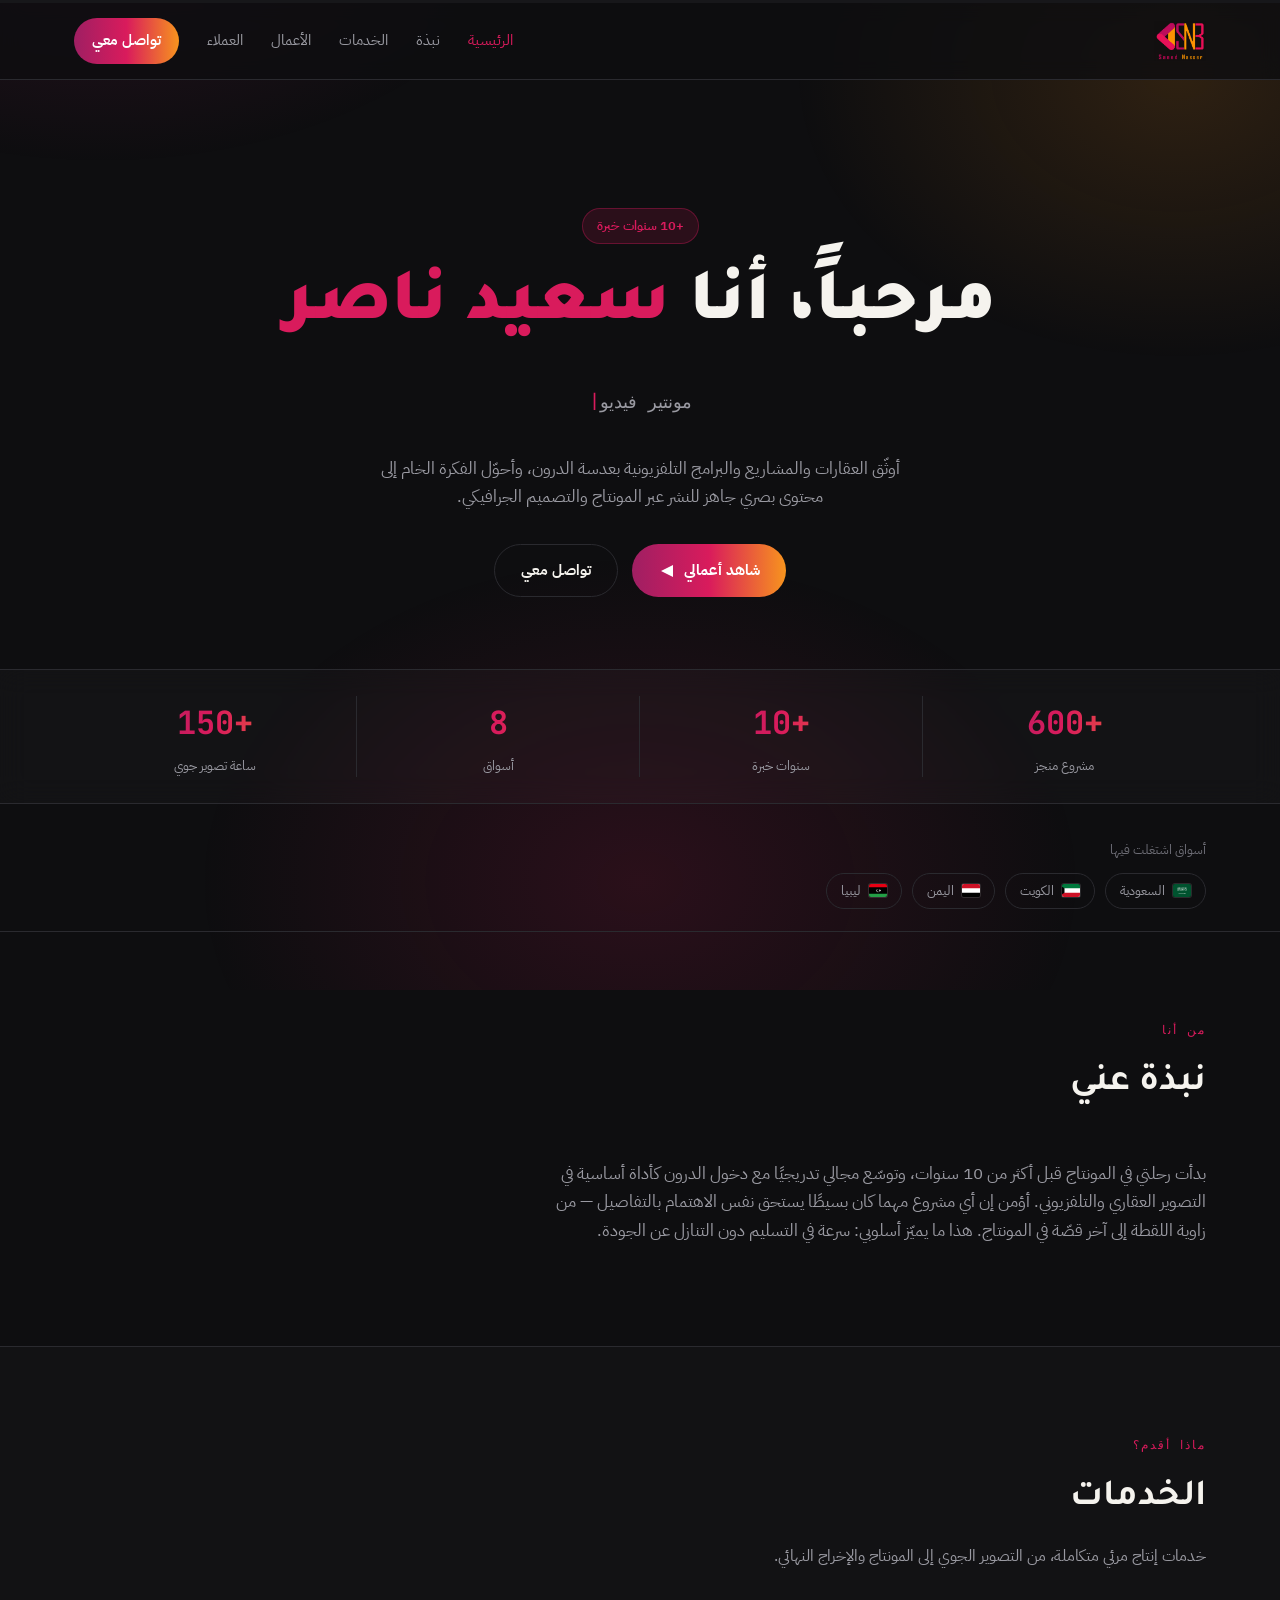
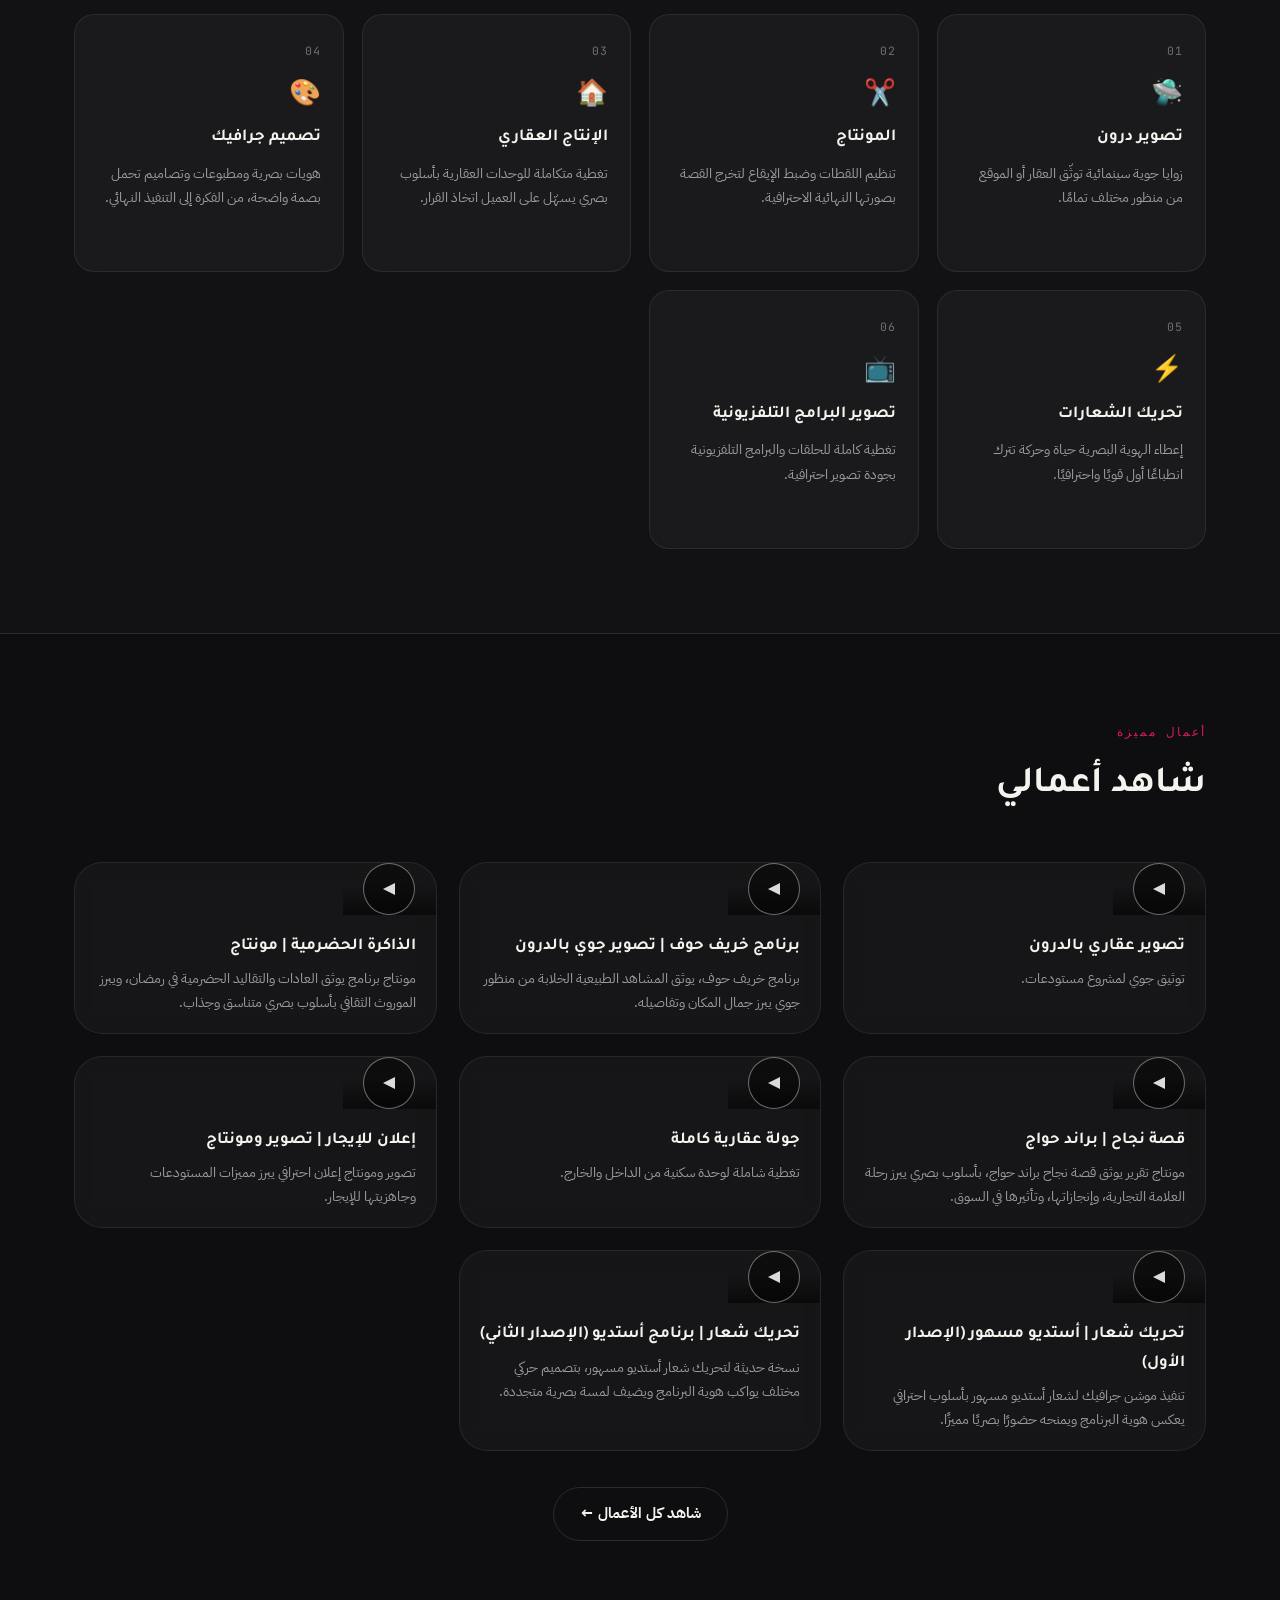
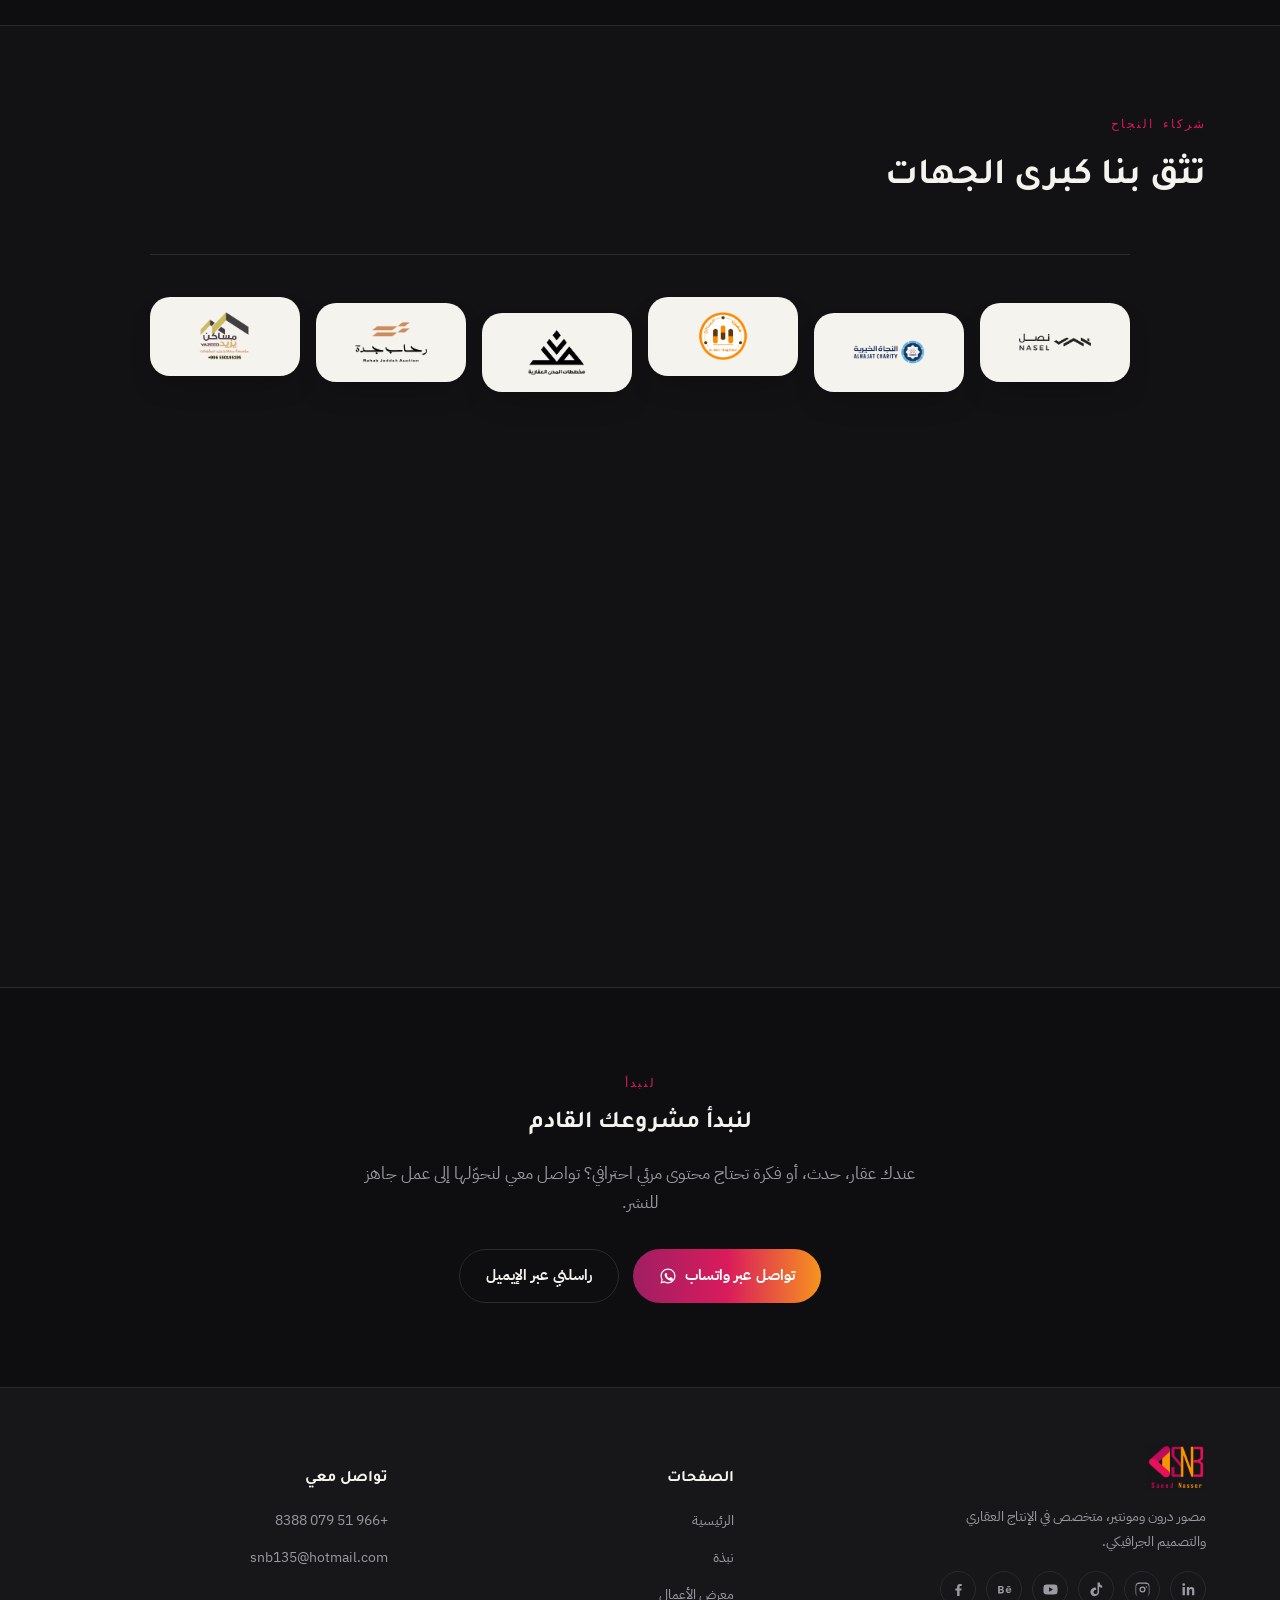
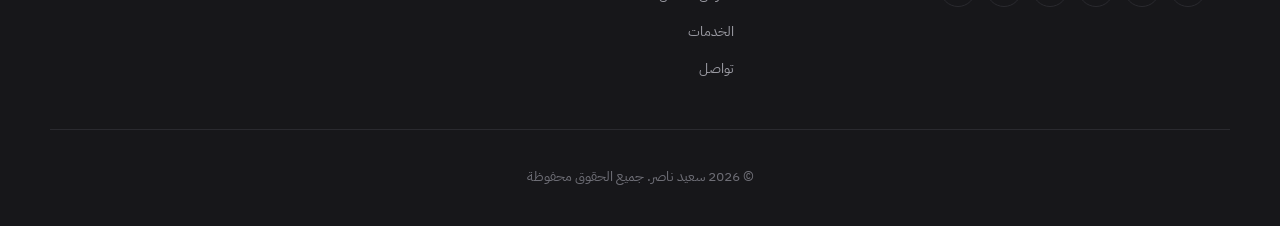
<file: index.html>
<!DOCTYPE html>
<html lang="ar" dir="rtl">
<head>
<meta charset="UTF-8">
<meta name="viewport" content="width=device-width, initial-scale=1.0">
<title data-content="pageTitle">اسمك | مخرج إبداعي</title>
<meta name="description" data-content-attr="pageDescription:content" content="مخرج إبداعي متخصص في صناعة المحتوى المرئي. عدّل هذا النص من ملف content.js">

<link rel="icon" type="image/png" href="images/logo.png">

<meta property="og:type" content="website">
<meta property="og:title" data-content-attr="pageTitle:content" content="سعيد ناصر | مصور درون ومونتاج ومنتج عقاري">
<meta property="og:description" data-content-attr="pageDescription:content" content="تصوير درون، مونتاج، إنتاج عقاري، تصميم جرافيك، تحريك شعارات، وتصوير برامج تلفزيونية.">
<meta property="og:image" content="images/logo.png">

<link rel="preconnect" href="https://fonts.googleapis.com">
<link rel="preconnect" href="https://fonts.gstatic.com" crossorigin>
<link href="https://fonts.googleapis.com/css2?family=Tajawal:wght@400;500;700;800;900&family=IBM+Plex+Sans+Arabic:wght@300;400;500;600&family=JetBrains+Mono:wght@400;500;700&display=swap" rel="stylesheet">
<link rel="stylesheet" href="css/style.css">
</head>
<body>

<!-- شريط تايم كود علوي (زخرفة موحية بمونتاج الفيديو) -->
<div class="timecode-strip" aria-hidden="true">
  <div class="timecode-strip__track"></div>
</div>

<!-- ===================== الهيدر ===================== -->
<header class="header" id="header">
  <div class="container header__inner">
    <a href="#top" class="logo">
      <img src="images/logo.png" alt="سعيد ناصر" class="logo-img" data-content-attr="fullName:alt">
    </a>

    <nav class="nav" id="nav">
      <a href="#top">الرئيسية</a>
      <a href="#about">نبذة</a>
      <a href="#services">الخدمات</a>
      <a href="#work">الأعمال</a>
      <a href="#clients">العملاء</a>
      <a href="#contact" class="nav__cta">تواصل معي</a>
    </nav>

    <button class="nav-toggle" id="navToggle" aria-label="القائمة" aria-expanded="false">
      <span></span><span></span><span></span>
    </button>
  </div>
</header>

<main>

<!-- ===================== الهيرو ===================== -->
<section class="hero" id="top">
  <div class="hero__glow" id="heroGlow" aria-hidden="true"></div>
  <div class="container hero__inner">

    <div class="hero__text">
      <span class="badge" data-content="experienceBadge">+10 سنوات خبرة</span>

      <h1 class="hero__title">
        مرحباً، أنا <span class="accent" data-content="fullName">اسمك الكامل</span>
      </h1>

      <p class="hero__role">
        <span id="roleTyper" class="role-typer"></span><span class="role-cursor">|</span>
      </p>

      <p class="hero__bio" data-content="bio">
        اكتب هنا نبذة قصيرة عن خبرتك ومجال تخصصك. هذا النص Placeholder، عدّله من ملف content.js دون الحاجة لمس تصميم الصفحة.
      </p>

      <div class="hero__actions">
        <a href="#work" class="btn btn--primary">
          <span>شاهد أعمالي</span>
          <svg viewBox="0 0 24 24" width="18" height="18"><path fill="currentColor" d="M20 4v16l-16-8z"/></svg>
        </a>
        <a href="#contact" class="btn btn--ghost">تواصل معي</a>
      </div>
    </div>

  </div>

  <!-- شريط الإحصائيات بأسلوب "تايم كود" -->
  <div class="stats-bar">
    <div class="container stats-bar__inner" id="statsGrid">
      <!-- تُملأ ديناميكياً من content.js -->
    </div>
  </div>

  <!-- شريط الدول / الأسواق -->
  <div class="markets">
    <div class="container">
      <p class="markets__label">أسواق اشتغلت فيها</p>
      <div class="markets__row" id="marketsRow"></div>
    </div>
  </div>
</section>

<!-- ===================== نبذة ===================== -->
<section class="section" id="about">
  <div class="container">
    <div class="section__head">
      <span class="eyebrow">من أنا</span>
      <h2>نبذة عني</h2>
    </div>
    <p class="about__text" data-content="aboutText">
      هذه فقرة Placeholder لشرح مشوارك المهني، أهم إنجازاتك، وأسلوبك في العمل. عدّلها من content.js لتحكي قصتك الحقيقية.
    </p>
  </div>
</section>

<!-- ===================== الخدمات ===================== -->
<section class="section section--alt" id="services">
  <div class="container">
    <div class="section__head">
      <span class="eyebrow">ماذا أقدم؟</span>
      <h2>الخدمات</h2>
      <p class="section__desc" data-content="servicesIntro">
        نبذة قصيرة عن نطاق خدماتك تُكتب هنا وتُعدّل من content.js.
      </p>
    </div>
    <div class="services-grid" id="servicesGrid">
      <!-- تُملأ ديناميكياً من content.js -->
    </div>
  </div>
</section>

<!-- ===================== الأعمال ===================== -->
<section class="section" id="work">
  <div class="container">
    <div class="section__head">
      <span class="eyebrow">أعمال مميزة</span>
      <h2>شاهد أعمالي</h2>
    </div>
    <div class="work-grid" id="workGrid">
      <!-- تُملأ ديناميكياً من content.js — مختارات فقط، وليس كل الأعمال -->
    </div>
    <div class="work-viewall">
      <a href="works.html" class="btn btn--ghost">شاهد كل الأعمال ←</a>
    </div>
  </div>
</section>

<!-- نافذة تشغيل الفيديو (Lightbox) — يظهر فيها الفيديو داخل الموقع مباشرة -->
<div class="video-modal" id="videoModal" role="dialog" aria-modal="true" aria-label="مشغّل الفيديو">
  <div class="video-modal__backdrop" id="videoModalBackdrop"></div>
  <div class="video-modal__box">
    <button class="video-modal__close" id="videoModalClose" aria-label="إغلاق">
      <svg viewBox="0 0 24 24" width="20" height="20"><path fill="currentColor" d="M18.3 5.71L12 12l6.3 6.29-1.41 1.42L10.59 13.4 4.3 19.7 2.89 18.3 9.17 12 2.89 5.71 4.3 4.29l6.29 6.3 6.29-6.3z"/></svg>
    </button>
    <div class="video-modal__frame">
      <iframe id="videoModalIframe" src="" title="مشغّل الفيديو" frameborder="0"
        allow="accelerometer; autoplay; clipboard-write; encrypted-media; gyroscope; picture-in-picture"
        allowfullscreen></iframe>
    </div>
  </div>
</div>

<!-- ===================== العملاء ===================== -->
<section class="section section--alt" id="clients">
  <div class="container">
    <div class="section__head">
      <span class="eyebrow">شركاء النجاح</span>
      <h2>تثق بنا كبرى الجهات</h2>
    </div>
  </div>
  <div class="container">
    <div class="clients-grid" id="clientsGrid">
      <!-- تُملأ ديناميكياً من content.js -->
    </div>
  </div>
</section>

<!-- ===================== تواصل ===================== -->
<section class="section contact" id="contact">
  <div class="container contact__inner">
    <span class="eyebrow">لنبدأ</span>
    <h2 data-content="contactTitle">لنبدأ مشروعك القادم</h2>
    <p data-content="contactText">عندك عقار، حدث، أو فكرة تحتاج محتوى مرئي احترافي؟ تواصل معي لنحوّلها إلى عمل جاهز للنشر.</p>
    <div class="contact__actions">
      <a href="#" class="btn btn--primary" data-content-attr="whatsappLink:href" target="_blank" rel="noopener">
        <span>تواصل عبر واتساب</span>
        <svg viewBox="0 0 24 24" width="18" height="18"><path fill="currentColor" d="M17.5 14.4c-.3-.1-1.6-.8-1.9-.9-.2-.1-.4-.1-.6.1-.2.3-.7.9-.8 1-.1.2-.3.2-.5.1-.7-.3-1.5-.7-2.1-1.4-.5-.5-.9-1.1-1.1-1.5-.1-.2 0-.4.1-.5.1-.1.3-.3.4-.5.1-.1.2-.3.1-.5-.1-.1-.6-1.4-.8-1.9-.2-.5-.4-.4-.6-.4h-.5c-.2 0-.5.1-.7.3-.3.3-1 1-1 2.3 0 1.4 1 2.7 1.1 2.9.1.2 2 3 4.8 4.2.7.3 1.2.5 1.6.6.7.2 1.3.2 1.8.1.5-.1 1.6-.7 1.9-1.3.2-.6.2-1.1.2-1.2-.1-.1-.3-.2-.5-.3z"/><path fill="currentColor" d="M12 2C6.5 2 2 6.5 2 12c0 1.8.5 3.5 1.3 5L2 22l5.2-1.3c1.4.8 3.1 1.2 4.8 1.2 5.5 0 10-4.5 10-10S17.5 2 12 2zm0 18.2c-1.6 0-3.1-.4-4.4-1.2l-.3-.2-3.1.8.8-3-.2-.3C4 14.9 3.6 13.5 3.6 12c0-4.6 3.8-8.4 8.4-8.4s8.4 3.8 8.4 8.4-3.8 8.2-8.4 8.2z"/></svg>
      </a>
      <a href="#" class="btn btn--ghost" data-content-attr="emailLink:href">راسلني عبر الإيميل</a>
    </div>
  </div>
</section>

</main>

<!-- ===================== الفوتر ===================== -->
<footer class="footer">
  <div class="container footer__grid">

    <div class="footer__about">
      <img src="images/logo.png" alt="سعيد ناصر" class="logo-img" data-content-attr="fullName:alt">
      <p data-content="footerTagline">وصف قصير عنك يظهر في الفوتر، عدّله من content.js.</p>
      <div class="socials" id="socialsRow"></div>
    </div>

    <div class="footer__col">
      <h4>الصفحات</h4>
      <ul>
        <li><a href="#top">الرئيسية</a></li>
        <li><a href="#about">نبذة</a></li>
        <li><a href="#work">معرض الأعمال</a></li>
        <li><a href="#services">الخدمات</a></li>
        <li><a href="#contact">تواصل</a></li>
      </ul>
    </div>

    <div class="footer__col">
      <h4>تواصل معي</h4>
      <ul>
        <li><a data-content="phoneDisplay" data-content-attr="whatsappLink:href" href="#">+20 000 000 0000</a></li>
        <li><a data-content="email" data-content-attr="emailLink:href" href="#">example@email.com</a></li>
      </ul>
    </div>

  </div>

  <div class="container footer__bottom">
    <p>© <span id="year"></span> <span data-content="fullName">اسمك</span>. جميع الحقوق محفوظة</p>
  </div>
</footer>

<script src="js/content.js"></script>
<script src="js/main.js"></script>
</body>
</html>
</file>
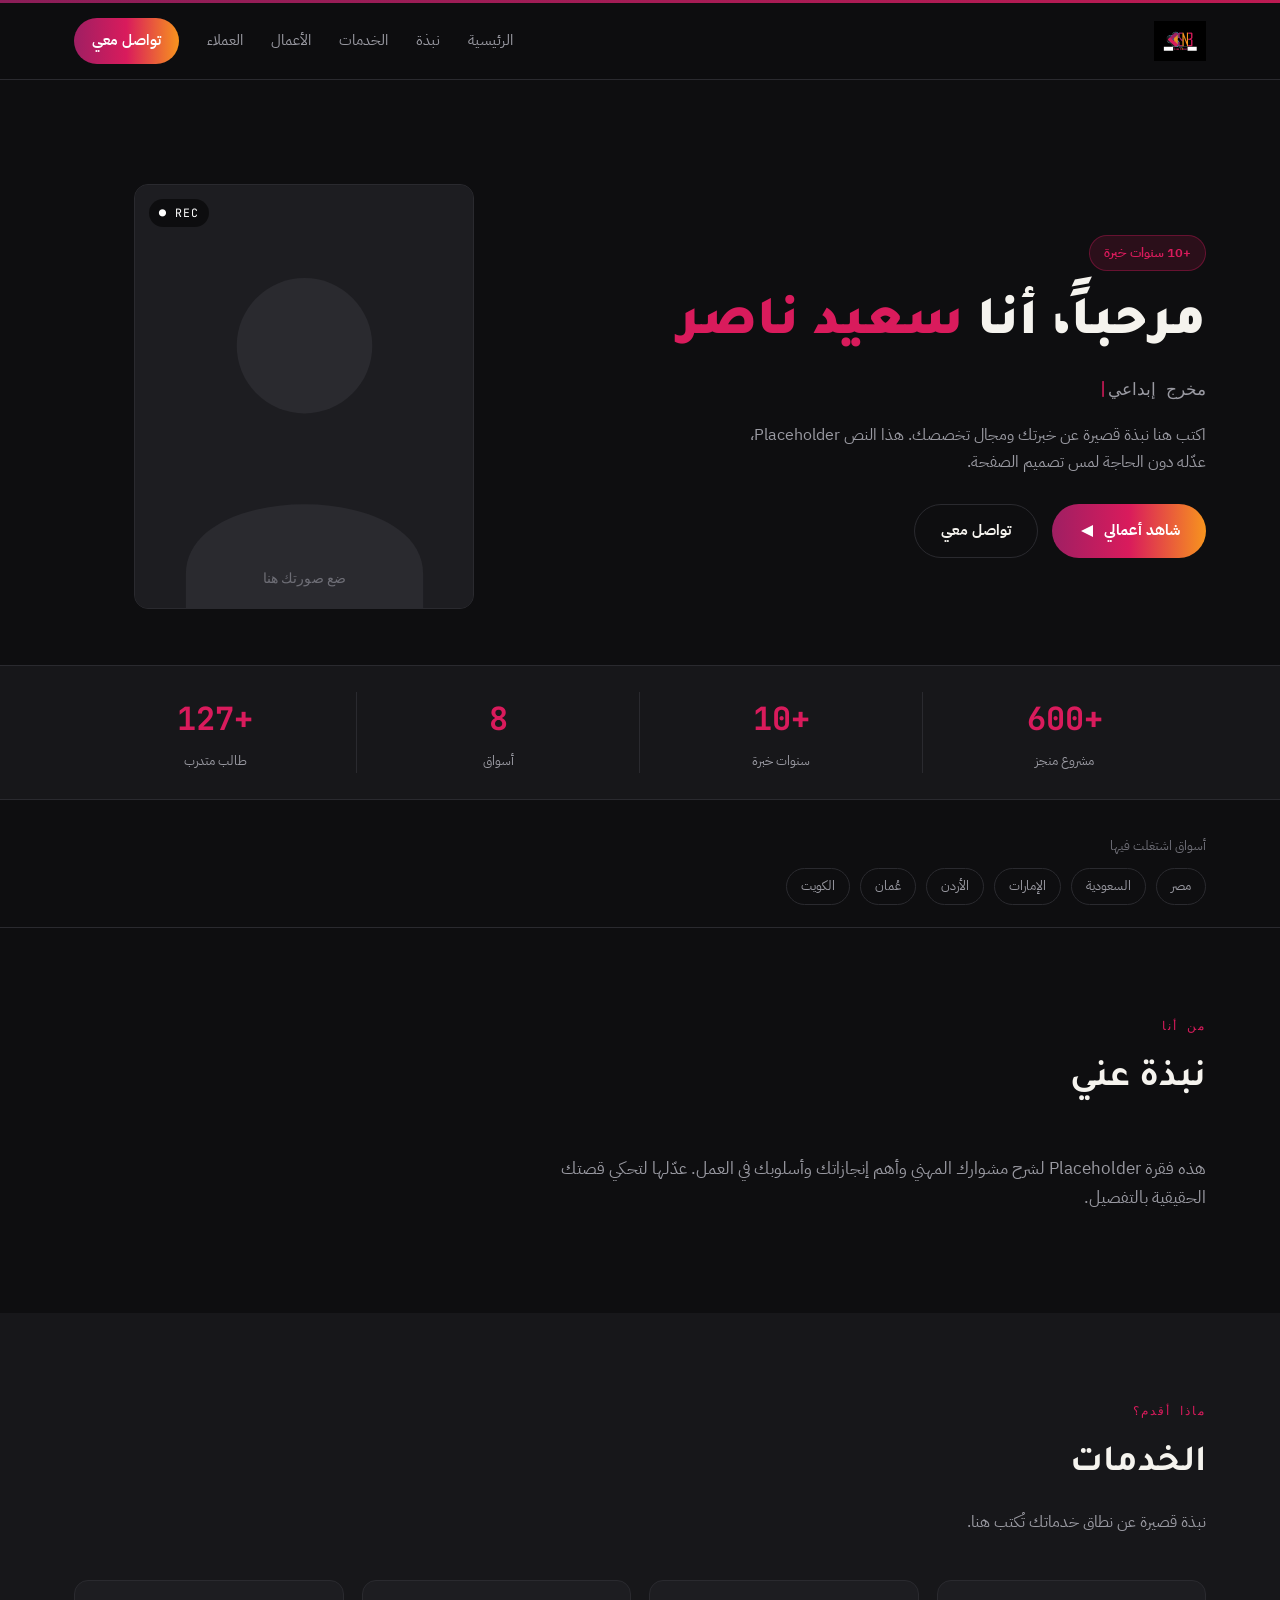
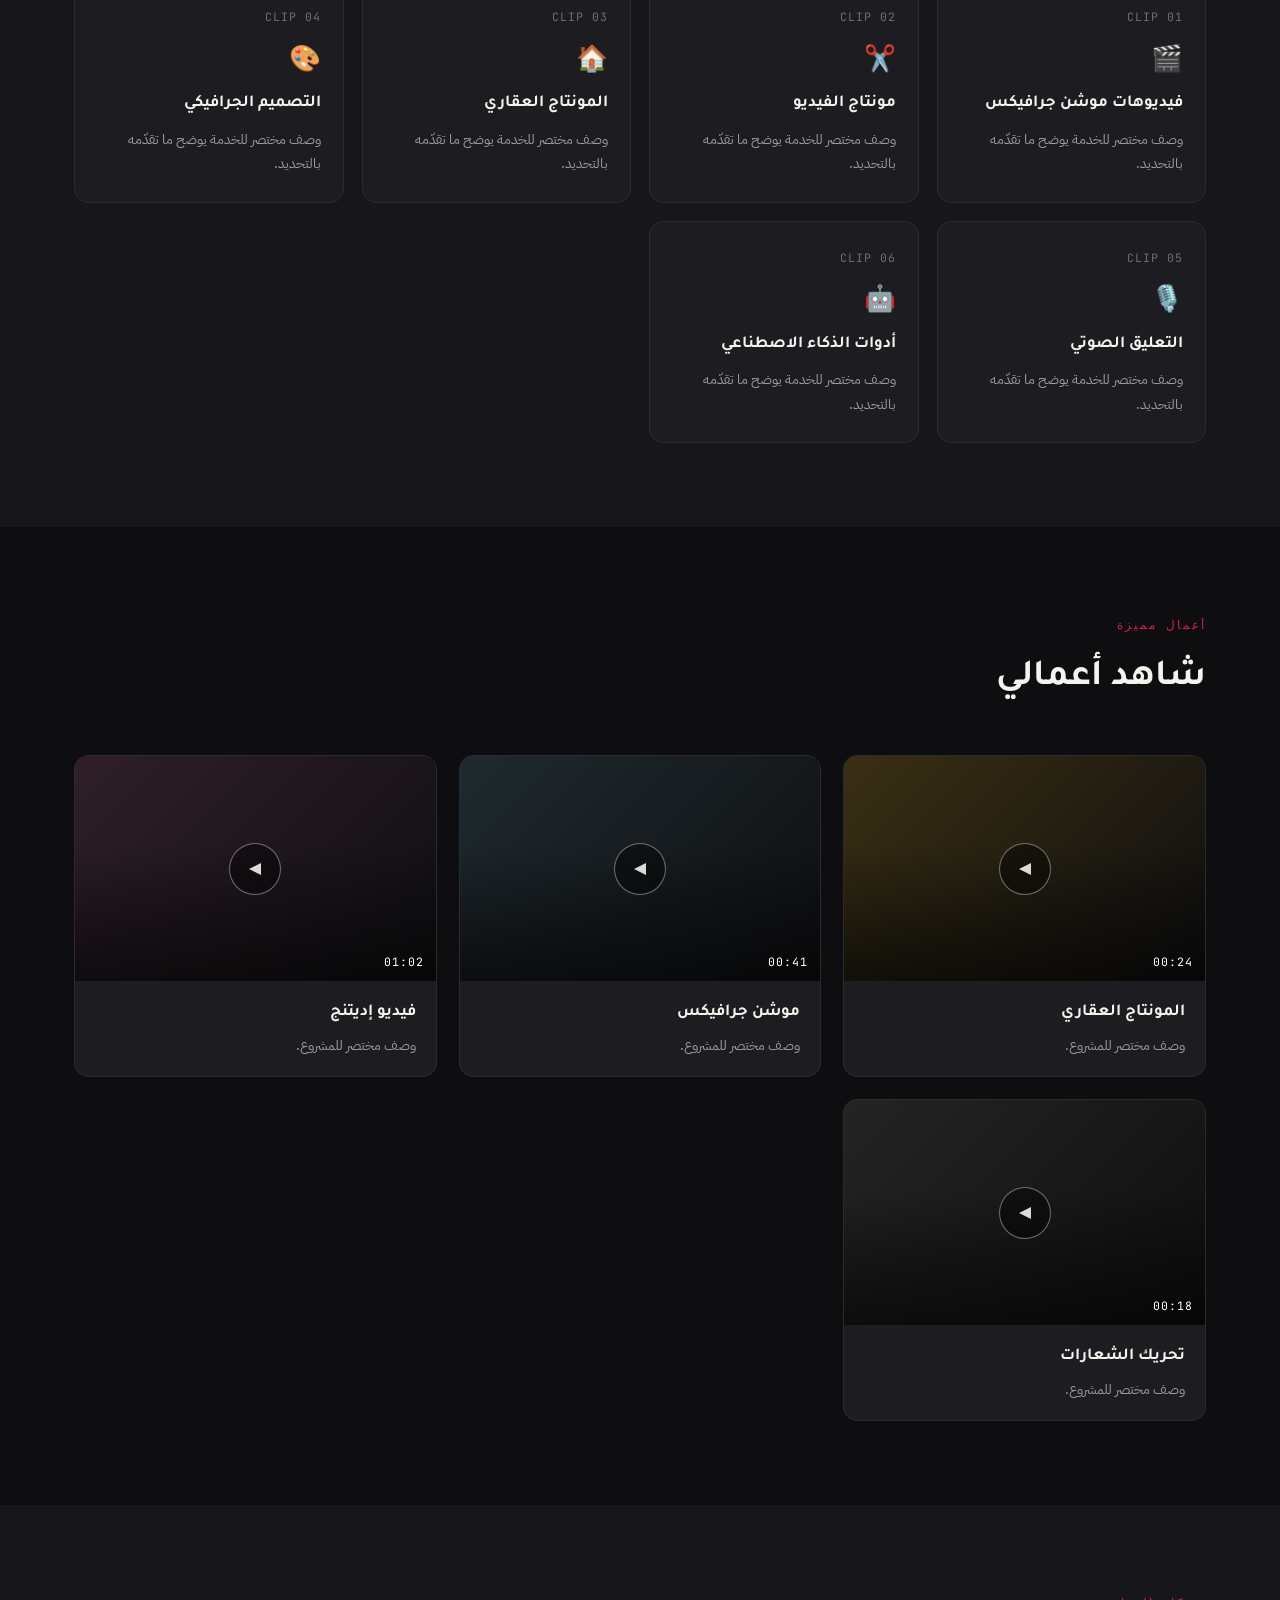
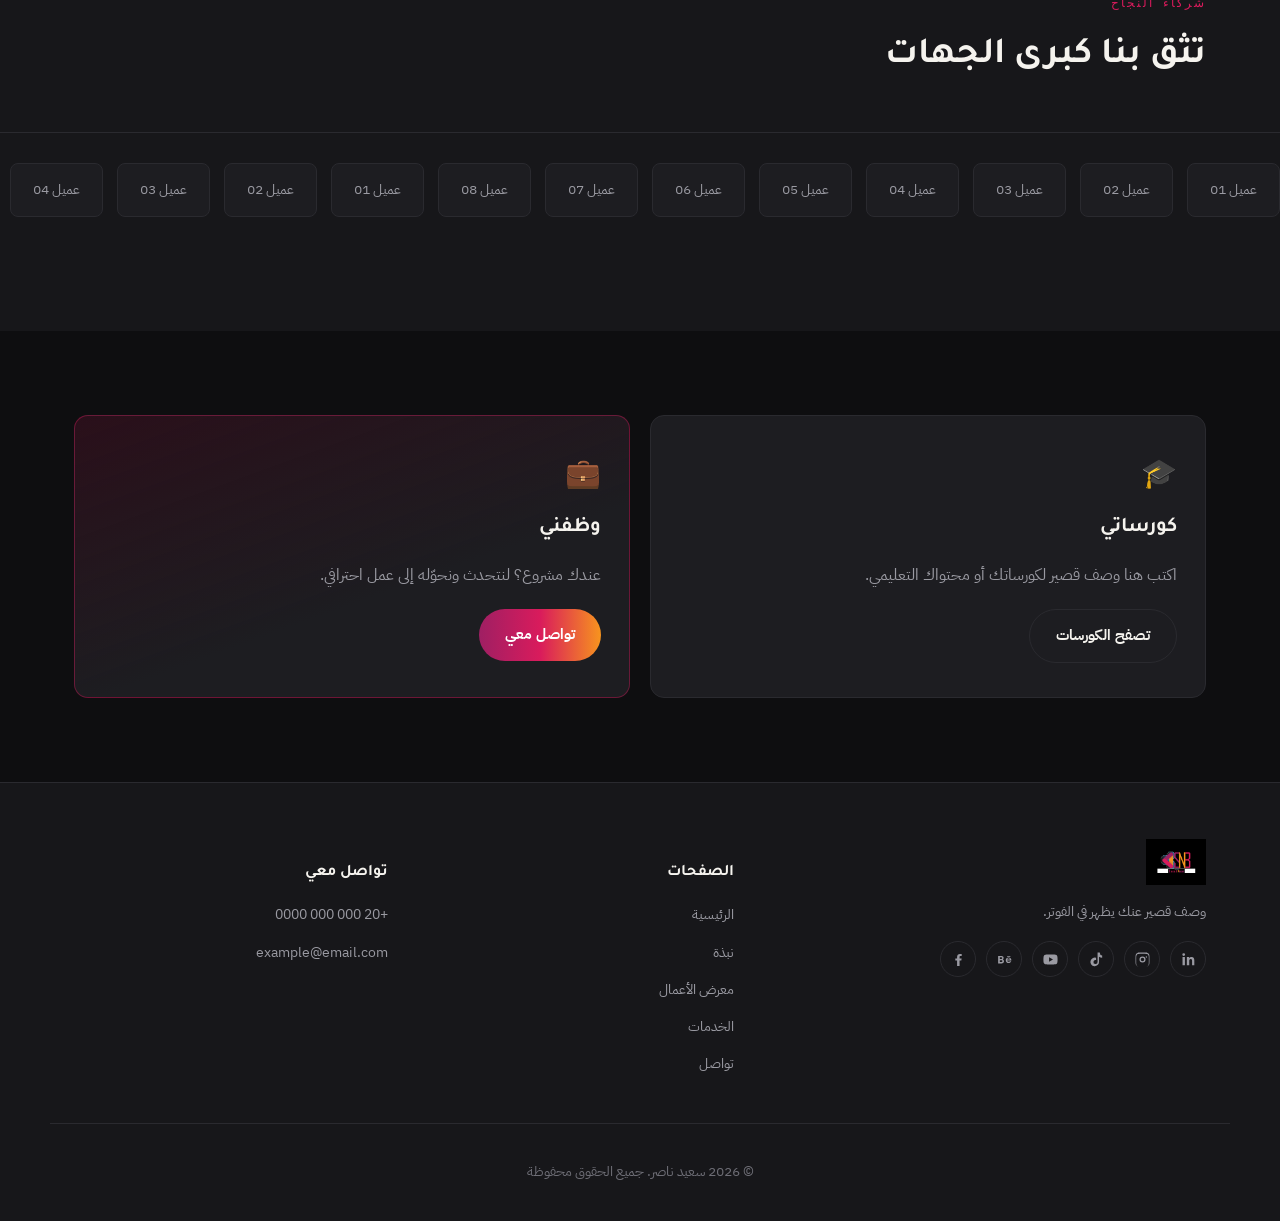
<file: portfolio-template/index.html>
<!DOCTYPE html>
<html lang="ar" dir="rtl">
<head>
<meta charset="UTF-8">
<meta name="viewport" content="width=device-width, initial-scale=1.0">
<title data-content="pageTitle">اسمك | مخرج إبداعي</title>
<meta name="description" data-content="pageDescription" content="مخرج إبداعي متخصص في صناعة المحتوى المرئي. عدّل هذا النص من ملف content.js">

<link rel="preconnect" href="https://fonts.googleapis.com">
<link rel="preconnect" href="https://fonts.gstatic.com" crossorigin>
<link href="https://fonts.googleapis.com/css2?family=Tajawal:wght@400;500;700;800;900&family=IBM+Plex+Sans+Arabic:wght@300;400;500;600&family=JetBrains+Mono:wght@400;500;700&display=swap" rel="stylesheet">
<link rel="stylesheet" href="css/style.css">
</head>
<body>

<!-- شريط تايم كود علوي (زخرفة موحية بمونتاج الفيديو) -->
<div class="timecode-strip" aria-hidden="true">
  <div class="timecode-strip__track"></div>
</div>

<!-- ===================== الهيدر ===================== -->
<header class="header" id="header">
  <div class="container header__inner">
    <a href="#top" class="logo">
      <img src="images/logo.png" alt="سعيد ناصر" class="logo-img" data-content-attr="fullName:alt">
    </a>

    <nav class="nav" id="nav">
      <a href="#top">الرئيسية</a>
      <a href="#about">نبذة</a>
      <a href="#services">الخدمات</a>
      <a href="#work">الأعمال</a>
      <a href="#clients">العملاء</a>
      <a href="#contact" class="nav__cta">تواصل معي</a>
    </nav>

    <button class="nav-toggle" id="navToggle" aria-label="القائمة" aria-expanded="false">
      <span></span><span></span><span></span>
    </button>
  </div>
</header>

<main>

<!-- ===================== الهيرو ===================== -->
<section class="hero" id="top">
  <div class="container hero__inner">

    <div class="hero__text">
      <span class="badge" data-content="experienceBadge">+10 سنوات خبرة</span>

      <h1 class="hero__title">
        مرحباً، أنا <span class="accent" data-content="fullName">اسمك الكامل</span>
      </h1>

      <p class="hero__role">
        <span id="roleTyper" class="role-typer"></span><span class="role-cursor">|</span>
      </p>

      <p class="hero__bio" data-content="bio">
        اكتب هنا نبذة قصيرة عن خبرتك ومجال تخصصك. هذا النص Placeholder، عدّله من ملف content.js دون الحاجة لمس تصميم الصفحة.
      </p>

      <div class="hero__actions">
        <a href="#work" class="btn btn--primary">
          <span>شاهد أعمالي</span>
          <svg viewBox="0 0 24 24" width="18" height="18"><path fill="currentColor" d="M20 4v16l-16-8z"/></svg>
        </a>
        <a href="#contact" class="btn btn--ghost">تواصل معي</a>
      </div>
    </div>

    <div class="hero__media">
      <div class="hero__frame">
        <img src="images/avatar-placeholder.svg" alt="صورتك الشخصية" data-content-attr="avatarSrc:src">
        <span class="hero__rec">REC ●</span>
      </div>
    </div>

  </div>

  <!-- شريط الإحصائيات بأسلوب "تايم كود" -->
  <div class="stats-bar">
    <div class="container stats-bar__inner" id="statsGrid">
      <!-- تُملأ ديناميكياً من content.js -->
    </div>
  </div>

  <!-- شريط الدول / الأسواق -->
  <div class="markets">
    <div class="container">
      <p class="markets__label">أسواق اشتغلت فيها</p>
      <div class="markets__row" id="marketsRow"></div>
    </div>
  </div>
</section>

<!-- ===================== نبذة ===================== -->
<section class="section" id="about">
  <div class="container">
    <div class="section__head">
      <span class="eyebrow">من أنا</span>
      <h2>نبذة عني</h2>
    </div>
    <p class="about__text" data-content="aboutText">
      هذه فقرة Placeholder لشرح مشوارك المهني، أهم إنجازاتك، وأسلوبك في العمل. عدّلها من content.js لتحكي قصتك الحقيقية.
    </p>
  </div>
</section>

<!-- ===================== الخدمات ===================== -->
<section class="section section--alt" id="services">
  <div class="container">
    <div class="section__head">
      <span class="eyebrow">ماذا أقدم؟</span>
      <h2>الخدمات</h2>
      <p class="section__desc" data-content="servicesIntro">
        نبذة قصيرة عن نطاق خدماتك تُكتب هنا وتُعدّل من content.js.
      </p>
    </div>
    <div class="services-grid" id="servicesGrid">
      <!-- تُملأ ديناميكياً من content.js -->
    </div>
  </div>
</section>

<!-- ===================== الأعمال ===================== -->
<section class="section" id="work">
  <div class="container">
    <div class="section__head">
      <span class="eyebrow">أعمال مميزة</span>
      <h2>شاهد أعمالي</h2>
    </div>
    <div class="work-grid" id="workGrid">
      <!-- تُملأ ديناميكياً من content.js -->
    </div>
  </div>
</section>

<!-- ===================== العملاء ===================== -->
<section class="section section--alt" id="clients">
  <div class="container">
    <div class="section__head">
      <span class="eyebrow">شركاء النجاح</span>
      <h2>تثق بنا كبرى الجهات</h2>
    </div>
  </div>
  <div class="clients-marquee">
    <div class="clients-marquee__track" id="clientsTrack">
      <!-- تُملأ ديناميكياً من content.js (مرتين للتكرار السلس) -->
    </div>
  </div>
</section>

<!-- ===================== دعوة للعمل ===================== -->
<section class="section cta" id="contact">
  <div class="container cta__grid">
    <div class="cta__card">
      <span class="cta__icon">🎓</span>
      <h3 data-content="ctaCoursesTitle">كورساتي</h3>
      <p data-content="ctaCoursesText">اكتب هنا وصف قصير لكورساتك أو محتواك التعليمي.</p>
      <a href="#" class="btn btn--ghost" data-content-attr="ctaCoursesLink:href">تصفح الكورسات</a>
    </div>
    <div class="cta__card cta__card--highlight">
      <span class="cta__icon">💼</span>
      <h3 data-content="ctaHireTitle">وظفني</h3>
      <p data-content="ctaHireText">عندك مشروع؟ لنتحدث ونحوّله إلى عمل احترافي.</p>
      <a href="#" class="btn btn--primary" data-content-attr="whatsappLink:href" target="_blank" rel="noopener">تواصل معي</a>
    </div>
  </div>
</section>

</main>

<!-- ===================== الفوتر ===================== -->
<footer class="footer">
  <div class="container footer__grid">

    <div class="footer__about">
      <img src="images/logo.png" alt="سعيد ناصر" class="logo-img" data-content-attr="fullName:alt">
      <p data-content="footerTagline">وصف قصير عنك يظهر في الفوتر، عدّله من content.js.</p>
      <div class="socials" id="socialsRow"></div>
    </div>

    <div class="footer__col">
      <h4>الصفحات</h4>
      <ul>
        <li><a href="#top">الرئيسية</a></li>
        <li><a href="#about">نبذة</a></li>
        <li><a href="#work">معرض الأعمال</a></li>
        <li><a href="#services">الخدمات</a></li>
        <li><a href="#contact">تواصل</a></li>
      </ul>
    </div>

    <div class="footer__col">
      <h4>تواصل معي</h4>
      <ul>
        <li><a data-content="phoneDisplay" data-content-attr="whatsappLink:href" href="#">+20 000 000 0000</a></li>
        <li><a data-content="email" data-content-attr="emailLink:href" href="#">example@email.com</a></li>
      </ul>
    </div>

  </div>

  <div class="container footer__bottom">
    <p>© <span id="year"></span> <span data-content="fullName">اسمك</span>. جميع الحقوق محفوظة</p>
  </div>
</footer>

<script src="js/content.js"></script>
<script src="js/main.js"></script>
</body>
</html>
</file>
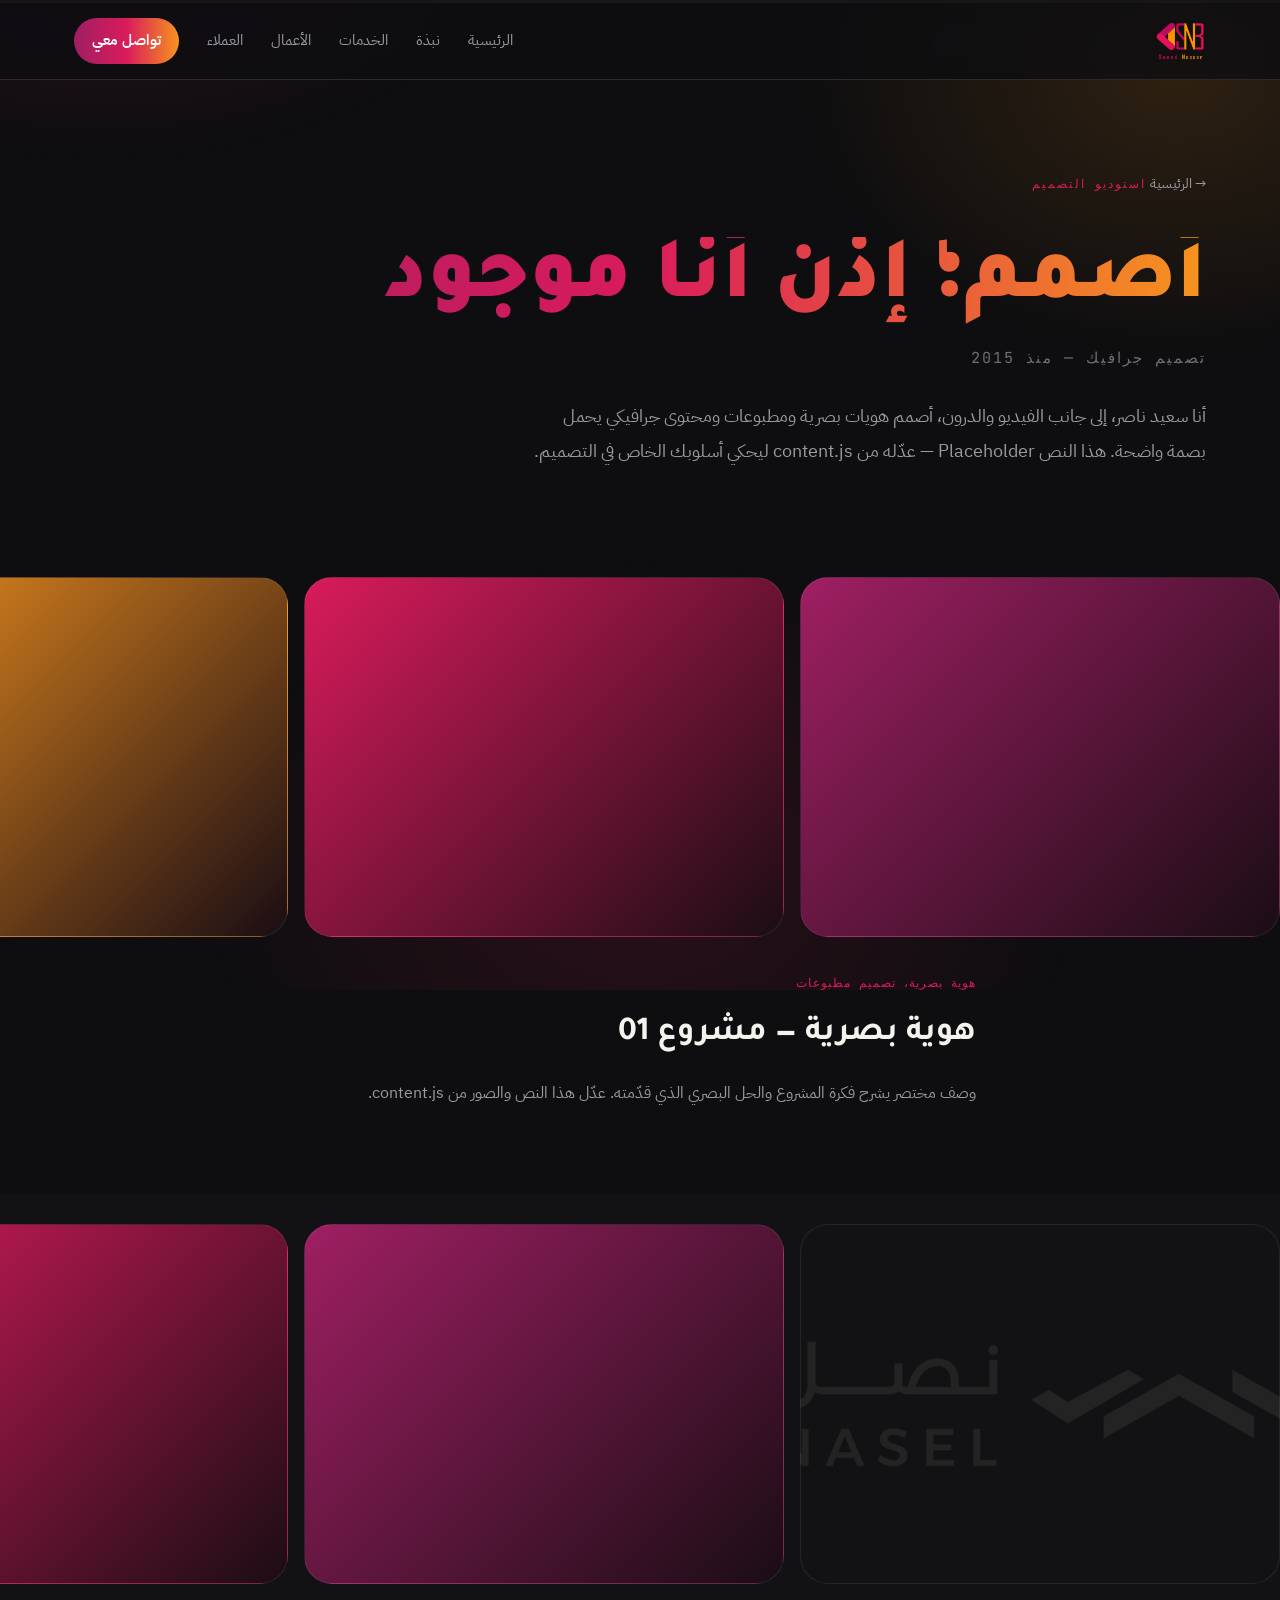
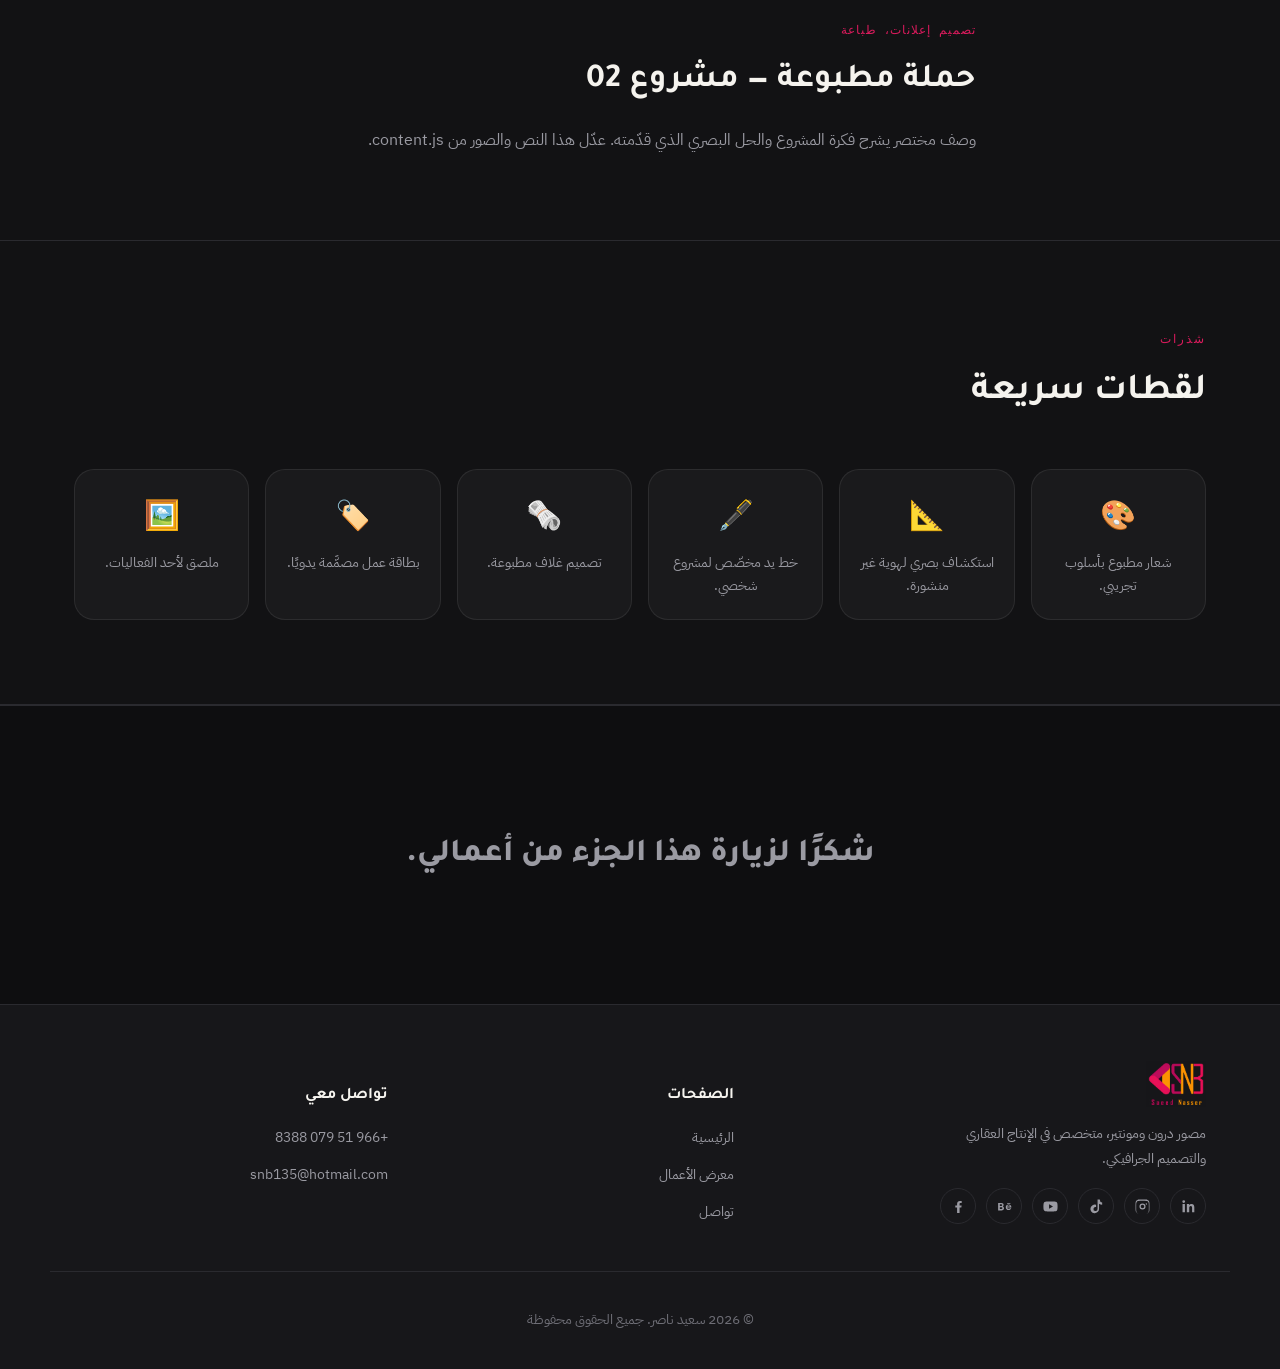
<file: graphic-design.html>
<!DOCTYPE html>
<html lang="ar" dir="rtl">
<head>
<meta charset="UTF-8">
<meta name="viewport" content="width=device-width, initial-scale=1.0">
<title>سعيد ناصر | تصميم جرافيك</title>
<meta name="description" content="أعمال تصميم جرافيك: هويات بصرية، مطبوعات، وحملات إعلانية.">

<link rel="icon" type="image/png" href="images/logo.png">

<link rel="preconnect" href="https://fonts.googleapis.com">
<link rel="preconnect" href="https://fonts.gstatic.com" crossorigin>
<link href="https://fonts.googleapis.com/css2?family=Tajawal:wght@400;500;700;800;900&family=IBM+Plex+Sans+Arabic:wght@300;400;500;600&family=JetBrains+Mono:wght@400;500;700&display=swap" rel="stylesheet">
<link rel="stylesheet" href="css/style.css">
</head>
<body>

<div class="timecode-strip" aria-hidden="true">
  <div class="timecode-strip__track"></div>
</div>

<header class="header" id="header">
  <div class="container header__inner">
    <a href="index.html" class="logo">
      <img src="images/logo.png" alt="سعيد ناصر" class="logo-img">
    </a>
    <nav class="nav" id="nav">
      <a href="index.html">الرئيسية</a>
      <a href="index.html#about">نبذة</a>
      <a href="index.html#services">الخدمات</a>
      <a href="works.html">الأعمال</a>
      <a href="index.html#clients">العملاء</a>
      <a href="index.html#contact" class="nav__cta">تواصل معي</a>
    </nav>
    <button class="nav-toggle" id="navToggle" aria-label="القائمة" aria-expanded="false">
      <span></span><span></span><span></span>
    </button>
  </div>
</header>

<main class="gd-page">

  <!-- ===================== بيان تحريري كبير ===================== -->
  <section class="gd-hero">
    <div class="container">
      <a href="index.html" class="back-link">→ الرئيسية</a>
      <span class="eyebrow" id="gdEyebrow">استوديو التصميم</span>
      <h1 class="gd-statement" id="gdStatement">أصمم؛ إذن أنا موجود</h1>
      <p class="gd-substatement" id="gdSubStatement">تصميم جرافيك</p>
      <p class="gd-intro" id="gdIntro"></p>
    </div>
  </section>

  <!-- ===================== المشاريع (تُملأ ديناميكياً) ===================== -->
  <div id="gdProjects"></div>

  <!-- ===================== شذرات وأعمال سريعة ===================== -->
  <section class="section section--alt gd-artifacts-section">
    <div class="container">
      <div class="section__head">
        <span class="eyebrow">شذرات</span>
        <h2>لقطات سريعة</h2>
      </div>
      <div class="gd-artifacts" id="gdArtifacts"></div>
    </div>
  </section>

  <!-- ===================== خاتمة ===================== -->
  <section class="gd-closing">
    <div class="container">
      <p id="gdClosing">شكرًا لزيارة هذا الجزء من أعمالي.</p>
    </div>
  </section>

</main>

<footer class="footer">
  <div class="container footer__grid">
    <div class="footer__about">
      <img src="images/logo.png" alt="سعيد ناصر" class="logo-img">
      <p data-content="footerTagline">وصف قصير عنك يظهر في الفوتر.</p>
      <div class="socials" id="socialsRow"></div>
    </div>
    <div class="footer__col">
      <h4>الصفحات</h4>
      <ul>
        <li><a href="index.html">الرئيسية</a></li>
        <li><a href="works.html">معرض الأعمال</a></li>
        <li><a href="index.html#contact">تواصل</a></li>
      </ul>
    </div>
    <div class="footer__col">
      <h4>تواصل معي</h4>
      <ul>
        <li><a data-content="phoneDisplay" data-content-attr="whatsappLink:href" href="#">+20 000 000 0000</a></li>
        <li><a data-content="email" data-content-attr="emailLink:href" href="#">example@email.com</a></li>
      </ul>
    </div>
  </div>
  <div class="container footer__bottom">
    <p>© <span id="year"></span> <span data-content="fullName">اسمك</span>. جميع الحقوق محفوظة</p>
  </div>
</footer>

<script src="js/content.js"></script>
<script src="js/main.js"></script>
<script>
// عرض محتوى صفحة تصميم الجرافيك — منطق خاص بهذه الصفحة فقط
document.addEventListener('DOMContentLoaded', () => {
  const gd = siteContent.graphicDesignPage;
  if (!gd) return;

  document.getElementById('gdEyebrow').textContent = gd.eyebrow;
  document.getElementById('gdStatement').textContent = gd.statement;
  document.getElementById('gdSubStatement').textContent = gd.subStatement;
  document.getElementById('gdIntro').textContent = gd.intro;
  document.getElementById('gdClosing').textContent = gd.closing;
  document.title = `سعيد ناصر | ${gd.subStatement}`;

  const projectsEl = document.getElementById('gdProjects');
  if (projectsEl && gd.projects) {
    projectsEl.innerHTML = gd.projects.map((p, i) => `
      <section class="gd-project ${i % 2 ? 'gd-project--alt' : ''}">
        <div class="gd-project__gallery">
          ${p.gallery.map(g => `<div class="gd-project__frame" style="background:${g}"></div>`).join('')}
        </div>
        <div class="container gd-project__body">
          <span class="gd-project__tags">${p.tags}</span>
          <h2>${p.title}</h2>
          <p>${p.desc}</p>
        </div>
      </section>
    `).join('');
  }

  const artifactsEl = document.getElementById('gdArtifacts');
  if (artifactsEl && gd.artifacts) {
    artifactsEl.innerHTML = gd.artifacts.map(a => `
      <div class="gd-artifact reveal">
        <span class="gd-artifact__icon">${a.icon}</span>
        <p>${a.caption}</p>
      </div>
    `).join('');
    // إعادة تشغيل ملاحظ الظهور التدريجي لهذه العناصر المضافة حديثًا
    document.querySelectorAll('.gd-artifact.reveal').forEach(el => {
      if ('IntersectionObserver' in window) {
        const io = new IntersectionObserver((entries) => {
          entries.forEach(entry => {
            if (entry.isIntersecting) { entry.target.classList.add('in-view'); io.unobserve(entry.target); }
          });
        }, { threshold: 0.15 });
        io.observe(el);
      } else {
        el.classList.add('in-view');
      }
    });
  }
});
</script>
</body>
</html>
</file>
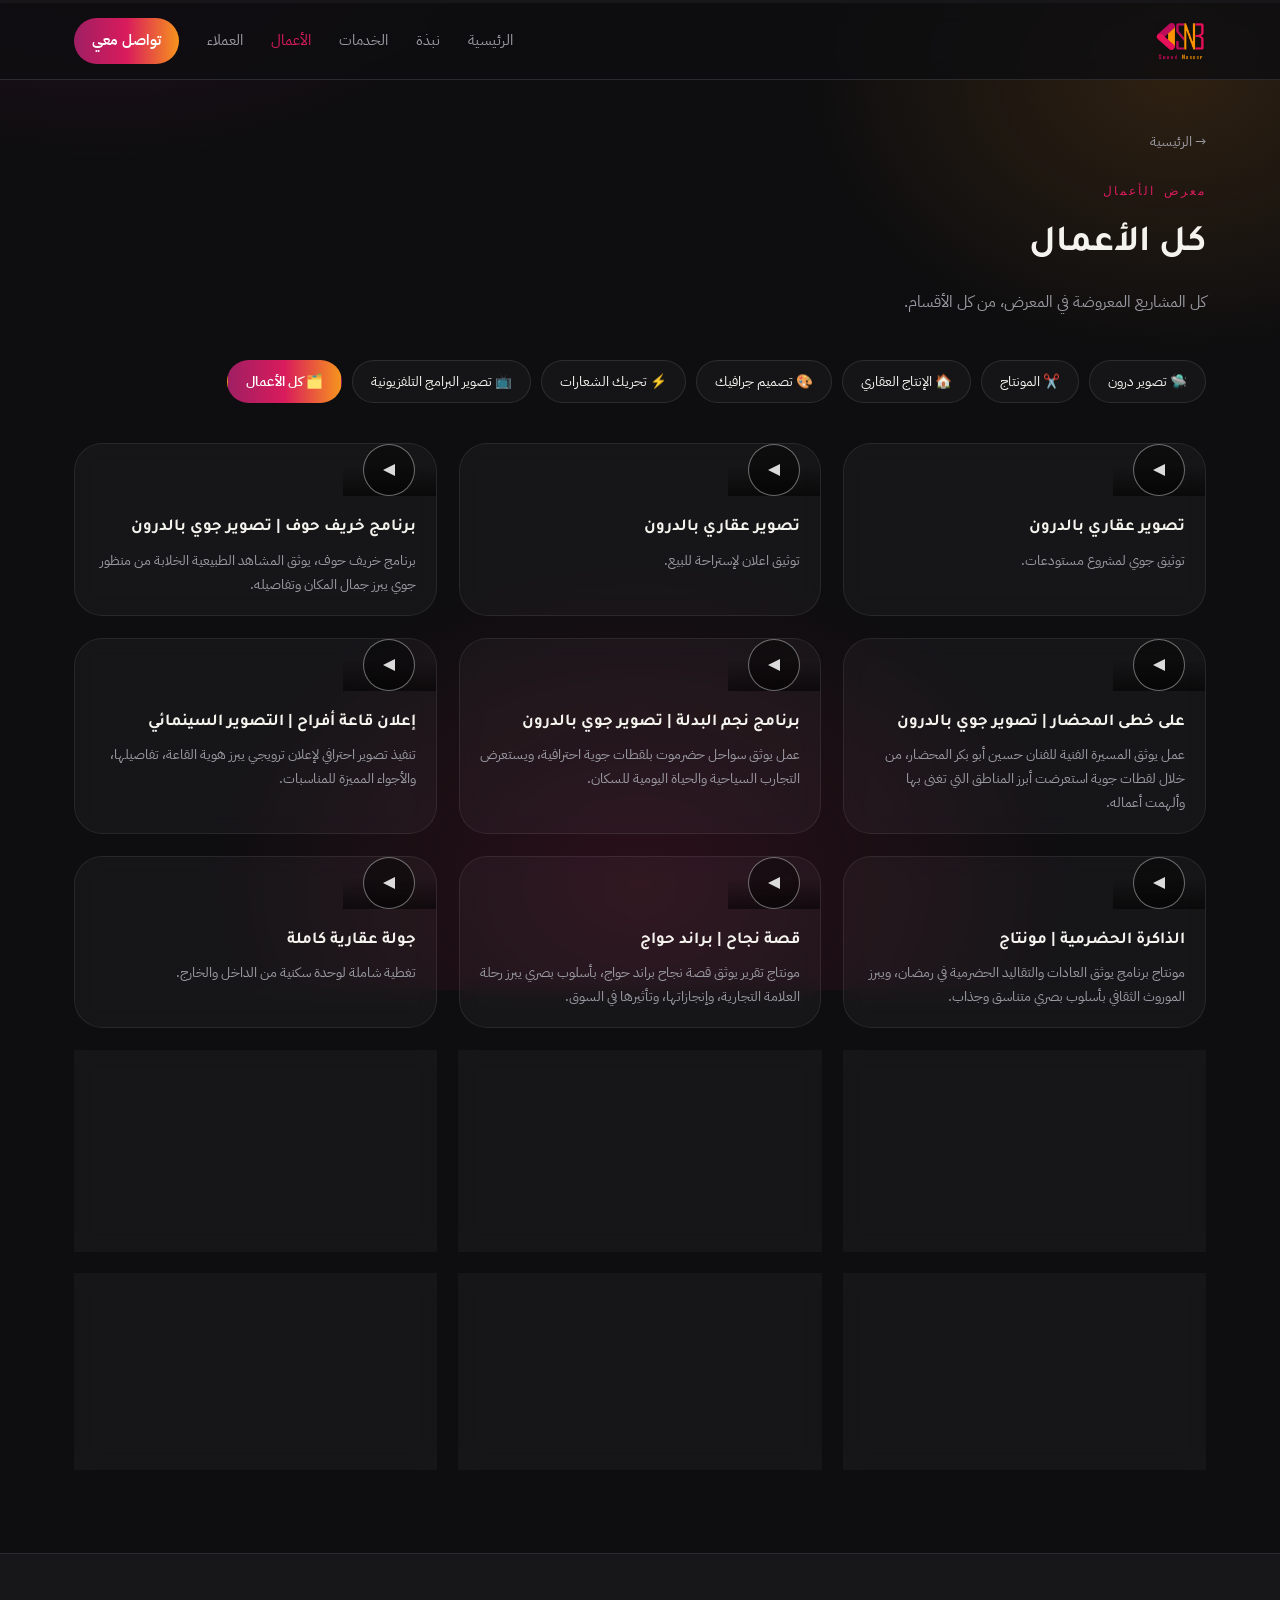
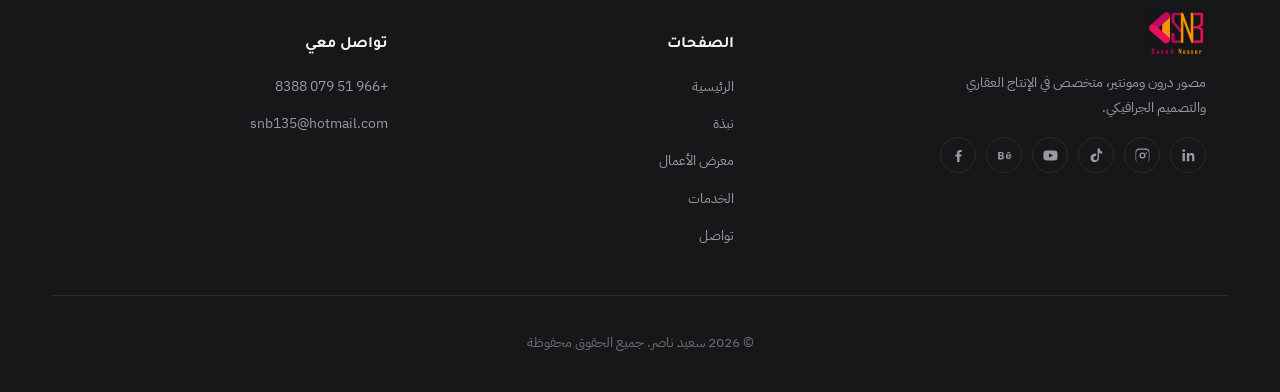
<file: works.html>
<!DOCTYPE html>
<html lang="ar" dir="rtl">
<head>
<meta charset="UTF-8">
<meta name="viewport" content="width=device-width, initial-scale=1.0">
<title data-content="pageTitle">سعيد ناصر | الأعمال</title>
<meta name="description" data-content-attr="pageDescription:content" content="معرض أعمال مصنّف حسب القسم: تصوير درون، مونتاج، إنتاج عقاري، تصميم جرافيك، تحريك شعارات، وبرامج تلفزيونية.">

<link rel="icon" type="image/png" href="images/logo.png">

<meta property="og:type" content="website">
<meta property="og:title" data-content-attr="pageTitle:content" content="سعيد ناصر | الأعمال">
<meta property="og:description" data-content-attr="pageDescription:content" content="معرض أعمال مصنّف حسب القسم.">
<meta property="og:image" content="images/logo.png">

<link rel="preconnect" href="https://fonts.googleapis.com">
<link rel="preconnect" href="https://fonts.gstatic.com" crossorigin>
<link href="https://fonts.googleapis.com/css2?family=Tajawal:wght@400;500;700;800;900&family=IBM+Plex+Sans+Arabic:wght@300;400;500;600&family=JetBrains+Mono:wght@400;500;700&display=swap" rel="stylesheet">
<link rel="stylesheet" href="css/style.css">
</head>
<body>

<!-- شريط تايم كود علوي (زخرفة موحية بمونتاج الفيديو) -->
<div class="timecode-strip" aria-hidden="true">
  <div class="timecode-strip__track"></div>
</div>

<!-- ===================== الهيدر ===================== -->
<header class="header" id="header">
  <div class="container header__inner">
    <a href="index.html" class="logo">
      <img src="images/logo.png" alt="سعيد ناصر" class="logo-img" data-content-attr="fullName:alt">
    </a>

    <nav class="nav" id="nav">
      <a href="index.html">الرئيسية</a>
      <a href="index.html#about">نبذة</a>
      <a href="index.html#services">الخدمات</a>
      <a href="works.html" class="is-active">الأعمال</a>
      <a href="index.html#clients">العملاء</a>
      <a href="index.html#contact" class="nav__cta">تواصل معي</a>
    </nav>

    <button class="nav-toggle" id="navToggle" aria-label="القائمة" aria-expanded="false">
      <span></span><span></span><span></span>
    </button>
  </div>
</header>

<main>

<!-- ===================== رأس صفحة الأعمال ===================== -->
<section class="section works-page">
  <div class="container">

    <a href="index.html" class="back-link">→ الرئيسية</a>

    <div class="section__head">
      <span class="eyebrow">معرض الأعمال</span>
      <h2 id="categoryTitle">كل الأعمال</h2>
      <p class="section__desc" id="categoryDesc">كل المشاريع المعروضة في المعرض، من كل الأقسام.</p>
    </div>

    <!-- شريط تصفية حسب القسم -->
    <div class="category-chips" id="categoryChips">
      <!-- تُملأ ديناميكياً من content.js -->
    </div>

    <div class="work-grid" id="categoryWorkGrid">
      <!-- تُملأ ديناميكياً من content.js حسب رابط ?cat= -->
    </div>

  </div>
</section>

<!-- نافذة تشغيل الفيديو (Lightbox) — يظهر فيها الفيديو داخل الموقع مباشرة -->
<div class="video-modal" id="videoModal" role="dialog" aria-modal="true" aria-label="مشغّل الفيديو">
  <div class="video-modal__backdrop" id="videoModalBackdrop"></div>
  <div class="video-modal__box">
    <button class="video-modal__close" id="videoModalClose" aria-label="إغلاق">
      <svg viewBox="0 0 24 24" width="20" height="20"><path fill="currentColor" d="M18.3 5.71L12 12l6.3 6.29-1.41 1.42L10.59 13.4 4.3 19.7 2.89 18.3 9.17 12 2.89 5.71 4.3 4.29l6.29 6.3 6.29-6.3z"/></svg>
    </button>
    <div class="video-modal__frame">
      <iframe id="videoModalIframe" src="" title="مشغّل الفيديو" frameborder="0"
        allow="accelerometer; autoplay; clipboard-write; encrypted-media; gyroscope; picture-in-picture"
        allowfullscreen></iframe>
    </div>
  </div>
</div>

</main>

<!-- ===================== الفوتر ===================== -->
<footer class="footer">
  <div class="container footer__grid">

    <div class="footer__about">
      <img src="images/logo.png" alt="سعيد ناصر" class="logo-img" data-content-attr="fullName:alt">
      <p data-content="footerTagline">وصف قصير عنك يظهر في الفوتر، عدّله من content.js.</p>
      <div class="socials" id="socialsRow"></div>
    </div>

    <div class="footer__col">
      <h4>الصفحات</h4>
      <ul>
        <li><a href="index.html">الرئيسية</a></li>
        <li><a href="index.html#about">نبذة</a></li>
        <li><a href="works.html">معرض الأعمال</a></li>
        <li><a href="index.html#services">الخدمات</a></li>
        <li><a href="index.html#contact">تواصل</a></li>
      </ul>
    </div>

    <div class="footer__col">
      <h4>تواصل معي</h4>
      <ul>
        <li><a data-content="phoneDisplay" data-content-attr="whatsappLink:href" href="#">+20 000 000 0000</a></li>
        <li><a data-content="email" data-content-attr="emailLink:href" href="#">example@email.com</a></li>
      </ul>
    </div>

  </div>

  <div class="container footer__bottom">
    <p>© <span id="year"></span> <span data-content="fullName">اسمك</span>. جميع الحقوق محفوظة</p>
  </div>
</footer>

<script src="js/content.js"></script>
<script src="js/main.js"></script>
</body>
</html>
</file>
<file: css/style.css>
/* =========================================================
   نظام التصميم (Design Tokens)
   غيّر القيم هنا فقط للتحكم بالألوان والخطوط في كل الموقع
========================================================= */
:root{
  --bg: #0E0E10;
  --bg-alt: #17171A;
  --surface: #1D1D21;
  --surface-2: #232328;
  --border: #2A2A2F;

  --text: #F5F3EE;
  --text-muted: #9A9AA2;
  --text-dim: #6E6E76;

  /* هوية الشعار: بنفسجي / وردي / برتقالي */
  --accent: #D91B5C;          /* الوردي - اللون الأساسي، مأخوذ من الشعار */
  --accent-2: #F7941E;        /* البرتقالي */
  --accent-3: #9F1F63;        /* البنفسجي */
  --accent-soft: rgba(217,27,92,.14);
  --accent-ink: #FFFFFF;      /* نص فوق الخلفية الوردية */
  --gradient-brand: linear-gradient(90deg, var(--accent-3), var(--accent), var(--accent-2));

  --font-display: 'Tajawal', sans-serif;
  --font-body: 'IBM Plex Sans Arabic', sans-serif;
  --font-mono: 'JetBrains Mono', monospace;

  --radius: 20px;
  --radius-sm: 12px;
  --radius-lg: 28px;
  --container: 1180px;
}

*{ box-sizing: border-box; }
html{ scroll-behavior: smooth; }
body{
  margin:0;
  background: var(--bg);
  color: var(--text);
  font-family: var(--font-body);
  line-height: 1.7;
  -webkit-font-smoothing: antialiased;
  position:relative;
  overflow-x:hidden;
}

/* خلفية "Aurora" هادئة بألوان الهوية — تتحرك ببطء لإحساس حيوي دون إزعاج بصري */
body::before{
  content:"";
  position: fixed; inset:-10%; z-index:0; pointer-events:none;
  background:
    radial-gradient(48rem 32rem at 15% -5%, rgba(159,31,99,.22), transparent 60%),
    radial-gradient(40rem 30rem at 85% 15%, rgba(247,148,30,.14), transparent 60%),
    radial-gradient(46rem 34rem at 50% 90%, rgba(217,27,92,.14), transparent 60%);
  animation: auroraDrift 26s ease-in-out infinite alternate;
}
@keyframes auroraDrift{
  from{ transform: translate(0,0) scale(1); }
  to{ transform: translate(-1.5%, 1.5%) scale(1.04); }
}
/* توهّج يتبع مؤشر الفأرة داخل الهيرو — تفاعل خفيف ومعاصر */
.hero{ position:relative; }
.hero__glow{
  position:absolute; inset:0; z-index:0;
  pointer-events:none;
  opacity:0;
  transition: opacity .4s;
  background: radial-gradient(420px 420px at var(--gx,50%) var(--gy,50%), rgba(217,27,92,.16), transparent 70%);
}
.hero:hover .hero__glow{ opacity:1; }
.container, .header, main, .footer{ position:relative; z-index:1; }

img{ max-width:100%; display:block; }
a{ color:inherit; text-decoration:none; }
ul{ list-style:none; margin:0; padding:0; }
h1,h2,h3{ font-family: var(--font-display); margin:0; }

.container{
  max-width: var(--container);
  margin-inline:auto;
  padding-inline: 24px;
}

/* عناصر تظهر تدريجيًا عند التمرير */
.reveal{
  opacity:0; transform: translateY(22px);
  transition: opacity .7s ease, transform .7s ease;
}
.reveal.in-view{ opacity:1; transform:none; }

@media (prefers-reduced-motion: reduce){
  *{ animation-duration: .001ms !important; animation-iteration-count:1 !important; transition-duration:.001ms !important; scroll-behavior:auto !important; }
  .reveal{ opacity:1; transform:none; }
}

/* =========================================================
   شريط التايم كود العلوي — العنصر المميّز (Signature)
   إشارة بصرية لعالم المونتاج: خط زمن بعلامات صغيرة
========================================================= */
.timecode-strip{
  position: sticky; top:0; z-index: 60;
  height: 3px;
  background: var(--bg-alt);
  overflow:hidden;
}
/* الشريط يعكس نسبة تقدّم القراءة الفعلية في الصفحة — قيمة --scroll-progress تُحدَّث من main.js */
.timecode-strip__track{
  height:100%;
  width: var(--scroll-progress, 0%);
  background: var(--gradient-brand);
  transition: width .1s linear;
}
@media (prefers-reduced-motion: reduce){
  .timecode-strip__track{ transition:none; }
}

/* =========================================================
   الهيدر
========================================================= */
.header{
  position: sticky; top:3px; z-index:50;
  background: rgba(14,14,16,.82);
  backdrop-filter: blur(10px);
  border-bottom: 1px solid var(--border);
}
.header__inner{
  display:flex; align-items:center; justify-content:space-between;
  height:76px;
}
.logo{
  font-family: var(--font-display);
  font-weight:800; font-size:1.25rem; letter-spacing:.5px;
}
.logo-img{ height:40px; width:auto; display:block; }
.footer__about .logo-img{ height:46px; margin-bottom:14px; }
.nav{
  display:flex; align-items:center; gap: 28px;
  font-size:.95rem; color: var(--text-muted);
}
.nav a{ transition: color .2s; }
.nav a:hover{ color: var(--text); }
.nav a.is-active{ color: var(--accent); }
.nav__cta{
  background: var(--gradient-brand);
  color: var(--accent-ink) !important;
  padding: 10px 18px;
  border-radius: 999px;
  font-weight:600;
}
.nav-toggle{
  display:none;
  flex-direction:column; gap:5px;
  background:none; border:none; cursor:pointer;
  padding: 6px;
}
.nav-toggle span{
  width:22px; height:2px; background: var(--text);
  display:block;
}

@media (max-width: 860px){
  .nav-toggle{ display:flex; }
  .nav{
    position:absolute; inset-inline:0; top:76px;
    background: var(--bg-alt);
    flex-direction:column; align-items:stretch;
    gap:0; border-bottom:1px solid var(--border);
    max-height:0; overflow:hidden; transition: max-height .3s ease;
  }
  .nav.is-open{ max-height:420px; }
  .nav a{ padding:16px 24px; border-top:1px solid var(--border); }
  .nav__cta{ border-radius:0; text-align:center; }
}

/* =========================================================
   الهيرو
========================================================= */
.hero{ padding-top: 64px; overflow:hidden; }
.hero__inner{
  padding-block: 64px 72px;
  text-align:center;
}
.hero__text{
  max-width: 760px;
  margin-inline:auto;
  display:flex;
  flex-direction:column;
  align-items:center;
}

/* دخول متدرّج لعناصر الهيرو عند تحميل الصفحة */
.hero__text > *{
  opacity:0;
  transform: translateY(16px);
  animation: heroIn .7s ease forwards;
}
.hero__text > .badge{ animation-delay: .05s; }
.hero__text > .hero__title{ animation-delay: .15s; }
.hero__text > .hero__role{ animation-delay: .25s; }
.hero__text > .hero__bio{ animation-delay: .35s; }
.hero__text > .hero__actions{ animation-delay: .45s; }
@keyframes heroIn{
  to{ opacity:1; transform:none; }
}
@media (prefers-reduced-motion: reduce){
  .hero__text > *{ animation:none; opacity:1; transform:none; }
}

.badge{
  display:inline-block;
  font-size:.8rem; font-weight:600;
  color: var(--accent);
  background: var(--accent-soft);
  border: 1px solid rgba(217,27,92,.35);
  padding: 6px 14px;
  border-radius: 999px;
  margin-bottom: 20px;
}
.hero__title{
  font-size: clamp(2.4rem, 6vw, 4.6rem);
  font-weight:900;
  line-height:1.2;
  margin-bottom: 16px;
}
.accent{ color: var(--accent); }
.hero__role{
  font-family: var(--font-mono);
  font-size: 1.15rem;
  color: var(--text-muted);
  min-height: 1.6em;
  margin-bottom: 20px;
}
.role-cursor{ color: var(--accent); animation: blink 1s step-end infinite; }
@keyframes blink{ 50%{ opacity:0; } }

.hero__bio{
  color: var(--text-muted);
  max-width: 52ch;
  margin-inline:auto;
  margin-bottom: 32px;
  font-size:1.05rem;
}
.hero__actions{ display:flex; gap:14px; flex-wrap:wrap; justify-content:center; }

.btn{
  display:inline-flex; align-items:center; gap:8px;
  padding: 13px 26px;
  border-radius: 999px;
  font-weight:700; font-size:.95rem;
  transition: transform .2s ease, background .2s ease, border-color .2s ease;
}
.btn--primary{ background: var(--gradient-brand); color: var(--accent-ink); }
.btn--primary:hover{ transform: translateY(-2px); }
.btn--ghost{ border: 1px solid var(--border); color: var(--text); }
.btn--ghost:hover{ border-color: var(--accent); color: var(--accent); }

/* شريط الإحصائيات */
.stats-bar{
  border-block: 1px solid var(--border);
  background: rgba(255,255,255,.025);
  backdrop-filter: blur(14px);
}
.stats-bar__inner{
  display:grid;
  grid-template-columns: repeat(auto-fit, minmax(120px,1fr));
  padding-block: 26px;
}
.stat{
  text-align:center;
  border-inline-start: 1px solid var(--border);
  padding-inline: 12px;
}
.stat:first-child{ border-inline-start:none; }
.stat__num{
  font-family: var(--font-mono);
  font-size: clamp(1.4rem, 2.6vw, 2rem);
  font-weight:700;
  background: var(--gradient-brand);
  -webkit-background-clip:text; background-clip:text; color:transparent;
}
.stat__label{ font-size:.82rem; color: var(--text-muted); margin-top:4px; }

.markets{ padding-block: 22px; border-bottom:1px solid var(--border); }
.markets__label{ font-size:.8rem; color: var(--text-dim); margin-bottom:12px; }
.markets__row{ display:flex; flex-wrap:wrap; gap:10px; }
.market-chip{
  display:inline-flex; align-items:center; gap:8px;
  font-size:.82rem; color: var(--text-muted);
  border:1px solid var(--border); border-radius:999px;
  padding: 6px 14px;
}
.market-chip__flag{
  width:18px; height:13px;
  object-fit: cover;
  border-radius:2px;
  box-shadow: 0 0 0 1px rgba(255,255,255,.12);
}

/* =========================================================
   أقسام عامة
========================================================= */
.section{ padding-block: 84px; }
.section--alt{
  background: rgba(255,255,255,.02);
  border-block: 1px solid var(--border);
}
.section__head{ max-width: 640px; margin-bottom: 44px; }
.eyebrow{
  font-family: var(--font-mono);
  font-size:.78rem; letter-spacing:2px; text-transform:uppercase;
  color: var(--accent);
}
.section__head h2{ font-size: clamp(1.7rem, 3vw, 2.3rem); margin-top:10px; }
.section__desc{ color: var(--text-muted); margin-top:12px; }
.about__text{ max-width: 68ch; color: var(--text-muted); font-size:1.05rem; }

/* الخدمات */
.services-grid{
  display:grid;
  grid-template-columns: repeat(auto-fill, minmax(240px,1fr));
  gap: 18px;
}
.service-card{
  display:block;
  background: rgba(255,255,255,.035);
  backdrop-filter: blur(10px);
  border: 1px solid rgba(255,255,255,.08);
  border-radius: var(--radius);
  padding: 26px 22px;
  cursor:pointer;
  transition: border-color .25s, transform .25s, box-shadow .25s;
}
.service-card:hover{
  border-color: rgba(217,27,92,.5);
  transform: translateY(-4px);
  box-shadow: 0 16px 40px -20px rgba(217,27,92,.45);
}
.service-card__tag{
  font-family: var(--font-mono);
  font-size:.72rem; color: var(--text-dim);
  letter-spacing:1px;
}
.service-card__icon{ font-size:1.6rem; margin-block: 10px; }
.service-card h3{ font-size:1.05rem; margin-bottom:8px; }
.service-card p{ color: var(--text-muted); font-size:.9rem; margin:0; }
.service-card__more{
  display:block; margin-top:14px;
  font-size:.8rem; font-weight:600; color: var(--accent);
  opacity:0; transform: translateX(-4px);
  transition: opacity .2s, transform .2s;
}
[dir="rtl"] .service-card__more{ transform: translateX(4px); }
.service-card:hover .service-card__more{ opacity:1; transform:none; }

/* الأعمال */
.work-grid{
  display:grid;
  grid-template-columns: repeat(auto-fill, minmax(280px,1fr));
  gap: 22px;
}
.work-viewall{
  display:flex; justify-content:center;
  margin-top: 36px;
}
.work-card{
  display:flex;
  flex-direction:column;
  width:100%;
  text-align: start;
  font: inherit;
  color: inherit;
  cursor: pointer;
  padding:0;
  border-radius: var(--radius-lg);
  overflow:hidden;
  border: 1px solid rgba(255,255,255,.08);
  background: rgba(255,255,255,.035);
  backdrop-filter: blur(10px);
  transition: transform .25s, box-shadow .25s;
}
.work-card:hover{
  transform: translateY(-4px);
  box-shadow: 0 20px 46px -22px rgba(217,27,92,.4);
}
.work-card__thumb{
  position:relative;
  aspect-ratio: 16/9;
  display:flex; align-items:center; justify-content:center;
  color: rgba(255,255,255,.85);
}
.work-card__thumb::after{
  content:"";
  position:absolute; inset:0;
  background: linear-gradient(180deg, rgba(0,0,0,0) 40%, rgba(0,0,0,.55) 100%);
}
.work-card__play{
  position:relative; z-index:2;
  width:52px; height:52px; border-radius:50%;
  background: rgba(0,0,0,.4); border:1px solid rgba(255,255,255,.4);
  display:flex; align-items:center; justify-content:center;
  transition: transform .2s, background .2s;
}
.work-card:hover .work-card__play{ transform: scale(1.08); background: var(--accent); color:var(--accent-ink); }
.work-card__body{ padding: 18px 20px; }
.work-card__body h3{ font-size:1.05rem; margin-bottom:6px; }
.work-card__body p{ color: var(--text-muted); font-size:.88rem; margin:0; }

/* العملاء — شبكة متجاوبة (بدون حركة تمرير) بأسلوب "حائط" متعرّج مميّز
   Grid بدل flex+عرض ثابت: يعيد التدفّق تلقائيًا لعدة أعمدة حتى على الشاشات الضيقة،
   بدل أن يتحول لعمود طويل واحد على الجوال */
.clients-grid{
  border-top:1px solid var(--border);
  padding-block: 48px;
  display:grid;
  grid-template-columns: repeat(auto-fit, minmax(130px, 1fr));
  gap: 16px;
  max-width: 980px;
  margin-inline:auto;
}
/* بطاقة بيضاء ثابتة خلف كل شعار — تضمن ظهور أي شعار بوضوح مهما كان لونه (فاتح أو غامق) */
.client-chip{
  position:relative;
  aspect-ratio: 2 / 1.05;
  padding: 14px;
  border-radius: var(--radius);
  background: #F5F3EE;
  box-shadow: 0 14px 30px -16px rgba(0,0,0,.5);
  display:flex; align-items:center; justify-content:center;
  overflow:hidden;
  transition: transform .3s ease, box-shadow .3s ease;
}
/* إزاحة رأسية متبادلة بين البطاقات — يعطي إحساس "حائط" حيوي بدل صف مستقيم مسطّح (للشاشات الأعرض فقط) */
@media (min-width: 640px){
  .client-chip:nth-child(even){ transform: translateY(10px); }
  .client-chip:nth-child(3n){ transform: translateY(-6px); }
}
.client-chip::before{
  content:"";
  position:absolute; top:0; inset-inline:0; height:3px;
  background: var(--gradient-brand);
  transform: scaleX(0);
  transition: transform .3s ease;
}
.client-chip:hover{
  transform: translateY(-5px) scale(1.03);
  box-shadow: 0 20px 38px -14px rgba(217,27,92,.45);
}
.client-chip:hover::before{ transform:none; }
/* حد أقصى للعرض والارتفاع معًا (وليس فقط "احتواء" داخل الصندوق) — يمنع الشعار العريض جدًا
   من الظهور أكبر بصريًا من الشعار الطولي، فيبقى وزن كل الشعارات متقاربًا مهما اختلفت نسبها */
.client-chip img{
  max-width: 95%;
  max-height: 95%;
  width:auto; height:auto;
  object-fit: contain;
}
@media (prefers-reduced-motion: reduce){
  .client-chip:nth-child(even), .client-chip:nth-child(3n){ transform:none; }
}

/* نافذة تشغيل الفيديو (Lightbox) */
.video-modal{
  position: fixed; inset:0; z-index: 200;
  display:flex; align-items:center; justify-content:center;
  padding: 24px;
  opacity:0; visibility:hidden;
  transition: opacity .25s ease;
}
.video-modal.is-open{ opacity:1; visibility:visible; }
.video-modal__backdrop{
  position:absolute; inset:0;
  background: rgba(6,6,7,.86);
  backdrop-filter: blur(6px);
}
.video-modal__box{
  position:relative; z-index:1;
  width:100%; max-width: 960px;
  transform: scale(.96);
  transition: transform .25s ease;
}
.video-modal.is-open .video-modal__box{ transform:none; }
.video-modal__frame{
  position:relative; width:100%;
  aspect-ratio: 16/9;
  border-radius: var(--radius);
  overflow:hidden;
  background:#000;
  border: 1px solid rgba(255,255,255,.1);
}
.video-modal__frame iframe{
  position:absolute; inset:0; width:100%; height:100%; border:0;
}
.video-modal__close{
  position:absolute; top:-46px; inset-inline-end:0;
  width:38px; height:38px; border-radius:50%;
  background: rgba(255,255,255,.08);
  border:1px solid rgba(255,255,255,.15);
  color:#fff; cursor:pointer;
  display:flex; align-items:center; justify-content:center;
  transition: background .2s, border-color .2s;
}
.video-modal__close:hover{ background: var(--accent); border-color: var(--accent); }

/* تواصل */
.contact{ text-align:center; position:relative; }
.contact__inner{
  max-width: 620px; margin-inline:auto;
  display:flex; flex-direction:column; align-items:center;
}
.contact h2{ margin-top:10px; }
.contact p{ color: var(--text-muted); margin-top:16px; margin-bottom:32px; font-size:1.05rem; }
.contact__actions{ display:flex; gap:14px; flex-wrap:wrap; justify-content:center; }

/* =========================================================
   الفوتر
========================================================= */
/* =========================================================
   صفحة الأعمال المفلترة (works.html)
========================================================= */
.works-page{ padding-top: 48px; }
.back-link{
  display:inline-flex; align-items:center; gap:6px;
  font-size:.85rem; color: var(--text-muted);
  margin-bottom: 24px; transition: color .2s;
}
.back-link:hover{ color: var(--accent); }

.category-chips{
  display:flex; flex-wrap:wrap; gap:10px;
  margin-bottom: 40px;
}
.category-chip{
  padding: 9px 18px;
  border:1px solid rgba(255,255,255,.1);
  border-radius:999px;
  font-size:.85rem;
  background: rgba(255,255,255,.03);
  transition: border-color .2s, background .2s, color .2s;
}
.category-chip:hover{ border-color: rgba(217,27,92,.4); color: var(--text); }
.category-chip.is-active{
  background: var(--gradient-brand);
  border-color: transparent;
  color:#fff; font-weight:600;
}
.category-empty{
  color: var(--text-muted);
  padding: 40px 0;
  grid-column: 1 / -1;
  text-align:center;
}

.footer{ border-top:1px solid var(--border); padding-block: 56px 24px; background: var(--bg-alt); }
.footer__grid{
  display:grid; grid-template-columns: 1.4fr 1fr 1fr; gap: 32px;
  padding-bottom: 36px;
}
.footer__about p{ color: var(--text-muted); font-size:.9rem; max-width:36ch; margin-block:14px 18px; }
.footer__col h4{ font-family: var(--font-display); margin-bottom:14px; font-size:1rem; }
.footer__col li{ margin-bottom:10px; }
.footer__col a{ color: var(--text-muted); font-size:.9rem; transition: color .2s; }
.footer__col a:hover{ color: var(--accent); }

.socials{ display:flex; gap:10px; }
.socials a{
  width:36px; height:36px; border-radius:50%;
  border:1px solid var(--border);
  display:flex; align-items:center; justify-content:center;
  color: var(--text-muted);
  transition: color .2s, border-color .2s;
}
.socials a:hover{ color: var(--accent); border-color: var(--accent); }

.footer__bottom{
  border-top:1px solid var(--border);
  padding-top:22px;
  display:flex; justify-content:center;
  font-size:.85rem; color: var(--text-dim);
}

@media (max-width: 760px){
  .footer__grid{ grid-template-columns:1fr; }
}

/* حالة التركيز بلوحة المفاتيح — إتاحة الوصول */
a:focus-visible, button:focus-visible{
  outline: 2px solid var(--accent);
  outline-offset: 2px;
}

/* =========================================================
   صفحة تصميم الجرافيك (graphic-design.html) — أسلوب تحريري
   مستوحى من مواقع بورتفوليو عالمية: طباعة جريئة، مساحات بيضاء
   واسعة، ومعارض أفقية لكل مشروع
========================================================= */
.gd-hero{ padding-block: 90px 60px; }
.gd-statement{
  font-size: clamp(2.6rem, 7vw, 5.5rem);
  font-weight: 900;
  line-height: 1.05;
  margin-block: 18px 10px;
  background: var(--gradient-brand);
  -webkit-background-clip: text; background-clip: text; color: transparent;
}
.gd-substatement{
  font-family: var(--font-mono);
  font-size: .95rem;
  color: var(--text-dim);
  letter-spacing: 2px;
  text-transform: uppercase;
  margin-bottom: 28px;
}
.gd-intro{
  font-size: 1.15rem;
  color: var(--text-muted);
  max-width: 62ch;
  line-height: 1.9;
}

/* كل مشروع = قسم كامل بمعرض أفقي قابل للتمرير بأسلوب دراسة حالة */
.gd-project{ padding-block: 30px 70px; }
.gd-project--alt{ background: rgba(255,255,255,.02); }
.gd-project__gallery{
  display:flex; gap:16px;
  overflow-x:auto;
  padding-inline: 24px;
  padding-bottom: 6px;
  scroll-snap-type: x proximity;
  scrollbar-width: thin;
}
.gd-project__gallery::-webkit-scrollbar{ height:6px; }
.gd-project__gallery::-webkit-scrollbar-thumb{ background: var(--border); border-radius:99px; }
.gd-project__frame{
  flex: 0 0 auto;
  width: min(76vw, 480px);
  aspect-ratio: 4/3;
  border-radius: var(--radius-lg);
  scroll-snap-align:start;
  border: 1px solid rgba(255,255,255,.08);
}
.gd-project__body{ padding-top: 26px; max-width: 720px; }
.gd-project__tags{
  font-family: var(--font-mono);
  font-size:.78rem; letter-spacing:1px;
  color: var(--accent);
  text-transform: uppercase;
}
.gd-project__body h2{ font-size: clamp(1.5rem, 3vw, 2.1rem); margin-block: 10px 12px; }
.gd-project__body p{ color: var(--text-muted); font-size:1.02rem; max-width: 62ch; }

/* شذرات صغيرة — شبكة متنوعة */
.gd-artifacts{
  display:grid;
  grid-template-columns: repeat(auto-fill, minmax(160px,1fr));
  gap: 16px;
}
.gd-artifact{
  background: rgba(255,255,255,.035);
  border: 1px solid rgba(255,255,255,.08);
  border-radius: var(--radius);
  padding: 22px 18px;
  text-align:center;
  transition: transform .25s, border-color .25s;
}
.gd-artifact:hover{ transform: translateY(-4px); border-color: rgba(217,27,92,.4); }
.gd-artifact__icon{ font-size:1.8rem; display:block; margin-bottom:10px; }
.gd-artifact p{ font-size:.85rem; color: var(--text-muted); margin:0; }

.gd-closing{
  padding-block: 90px;
  text-align:center;
  border-top: 1px solid var(--border);
}
.gd-closing p{
  font-family: var(--font-display);
  font-size: clamp(1.4rem, 3vw, 2rem);
  font-weight:800;
  color: var(--text-muted);
}

@media (max-width: 760px){
  .gd-project__frame{ width: 82vw; }
}
</file>
<file: portfolio-template/css/style.css>
/* =========================================================
   نظام التصميم (Design Tokens)
   غيّر القيم هنا فقط للتحكم بالألوان والخطوط في كل الموقع
========================================================= */
:root{
  --bg: #0E0E10;
  --bg-alt: #17171A;
  --surface: #1D1D21;
  --surface-2: #232328;
  --border: #2A2A2F;

  --text: #F5F3EE;
  --text-muted: #9A9AA2;
  --text-dim: #6E6E76;

  /* هوية الشعار: بنفسجي / وردي / برتقالي */
  --accent: #D91B5C;          /* الوردي - اللون الأساسي، مأخوذ من الشعار */
  --accent-2: #F7941E;        /* البرتقالي */
  --accent-3: #9F1F63;        /* البنفسجي */
  --accent-soft: rgba(217,27,92,.14);
  --accent-ink: #FFFFFF;      /* نص فوق الخلفية الوردية */
  --gradient-brand: linear-gradient(90deg, var(--accent-3), var(--accent), var(--accent-2));

  --font-display: 'Tajawal', sans-serif;
  --font-body: 'IBM Plex Sans Arabic', sans-serif;
  --font-mono: 'JetBrains Mono', monospace;

  --radius: 14px;
  --radius-sm: 8px;
  --container: 1180px;
}

*{ box-sizing: border-box; }
html{ scroll-behavior: smooth; }
body{
  margin:0;
  background: var(--bg);
  color: var(--text);
  font-family: var(--font-body);
  line-height: 1.7;
  -webkit-font-smoothing: antialiased;
}
img{ max-width:100%; display:block; }
a{ color:inherit; text-decoration:none; }
ul{ list-style:none; margin:0; padding:0; }
h1,h2,h3{ font-family: var(--font-display); margin:0; }

.container{
  max-width: var(--container);
  margin-inline:auto;
  padding-inline: 24px;
}

@media (prefers-reduced-motion: reduce){
  *{ animation-duration: .001ms !important; animation-iteration-count:1 !important; transition-duration:.001ms !important; scroll-behavior:auto !important; }
}

/* =========================================================
   شريط التايم كود العلوي — العنصر المميّز (Signature)
   إشارة بصرية لعالم المونتاج: خط زمن بعلامات صغيرة
========================================================= */
.timecode-strip{
  position: sticky; top:0; z-index: 60;
  height: 3px;
  background: var(--bg-alt);
  overflow:hidden;
}
.timecode-strip__track{
  height:100%;
  background: var(--gradient-brand);
  background-size: 200% 100%;
  animation: scrub 8s linear infinite;
  opacity:.85;
}
@keyframes scrub{
  from{ background-position-x: 0%; }
  to{ background-position-x: 200%; }
}

/* =========================================================
   الهيدر
========================================================= */
.header{
  position: sticky; top:3px; z-index:50;
  background: rgba(14,14,16,.82);
  backdrop-filter: blur(10px);
  border-bottom: 1px solid var(--border);
}
.header__inner{
  display:flex; align-items:center; justify-content:space-between;
  height:76px;
}
.logo{
  font-family: var(--font-display);
  font-weight:800; font-size:1.25rem; letter-spacing:.5px;
}
.logo-img{ height:40px; width:auto; display:block; }
.footer__about .logo-img{ height:46px; margin-bottom:14px; }
.nav{
  display:flex; align-items:center; gap: 28px;
  font-size:.95rem; color: var(--text-muted);
}
.nav a{ transition: color .2s; }
.nav a:hover{ color: var(--text); }
.nav__cta{
  background: var(--gradient-brand);
  color: var(--accent-ink) !important;
  padding: 10px 18px;
  border-radius: 999px;
  font-weight:600;
}
.nav-toggle{
  display:none;
  flex-direction:column; gap:5px;
  background:none; border:none; cursor:pointer;
  padding: 6px;
}
.nav-toggle span{
  width:22px; height:2px; background: var(--text);
  display:block;
}

@media (max-width: 860px){
  .nav-toggle{ display:flex; }
  .nav{
    position:absolute; inset-inline:0; top:76px;
    background: var(--bg-alt);
    flex-direction:column; align-items:stretch;
    gap:0; border-bottom:1px solid var(--border);
    max-height:0; overflow:hidden; transition: max-height .3s ease;
  }
  .nav.is-open{ max-height:420px; }
  .nav a{ padding:16px 24px; border-top:1px solid var(--border); }
  .nav__cta{ border-radius:0; text-align:center; }
}

/* =========================================================
   الهيرو
========================================================= */
.hero{ padding-top: 64px; overflow:hidden; }
.hero__inner{
  display:grid;
  grid-template-columns: 1.15fr .85fr;
  gap: 48px;
  align-items:center;
  padding-block: 40px 56px;
}
.badge{
  display:inline-block;
  font-size:.8rem; font-weight:600;
  color: var(--accent);
  background: var(--accent-soft);
  border: 1px solid rgba(217,27,92,.35);
  padding: 6px 14px;
  border-radius: 999px;
  margin-bottom: 20px;
}
.hero__title{
  font-size: clamp(2.1rem, 4.4vw, 3.4rem);
  font-weight:900;
  line-height:1.25;
  margin-bottom: 14px;
}
.accent{ color: var(--accent); }
.hero__role{
  font-family: var(--font-mono);
  font-size: 1.05rem;
  color: var(--text-muted);
  min-height: 1.6em;
  margin-bottom: 18px;
}
.role-cursor{ color: var(--accent); animation: blink 1s step-end infinite; }
@keyframes blink{ 50%{ opacity:0; } }

.hero__bio{
  color: var(--text-muted);
  max-width: 46ch;
  margin-bottom: 28px;
}
.hero__actions{ display:flex; gap:14px; flex-wrap:wrap; }

.btn{
  display:inline-flex; align-items:center; gap:8px;
  padding: 13px 26px;
  border-radius: 999px;
  font-weight:700; font-size:.95rem;
  transition: transform .2s ease, background .2s ease, border-color .2s ease;
}
.btn--primary{ background: var(--gradient-brand); color: var(--accent-ink); }
.btn--primary:hover{ transform: translateY(-2px); }
.btn--ghost{ border: 1px solid var(--border); color: var(--text); }
.btn--ghost:hover{ border-color: var(--accent); color: var(--accent); }

.hero__media{ display:flex; justify-content:center; }
.hero__frame{
  position:relative;
  width: min(340px, 80vw);
  aspect-ratio: 4/5;
  border-radius: var(--radius);
  overflow:hidden;
  border: 1px solid var(--border);
  background: var(--surface);
}
.hero__frame img{ width:100%; height:100%; object-fit:cover; }
.hero__rec{
  position:absolute; top:14px; inset-inline-end:14px;
  font-family: var(--font-mono);
  font-size:.72rem; color:#fff;
  background: rgba(0,0,0,.55);
  padding:4px 10px; border-radius: 999px;
  letter-spacing:1px;
}

/* شريط الإحصائيات */
.stats-bar{
  border-block: 1px solid var(--border);
  background: var(--bg-alt);
}
.stats-bar__inner{
  display:grid;
  grid-template-columns: repeat(auto-fit, minmax(120px,1fr));
  padding-block: 26px;
}
.stat{
  text-align:center;
  border-inline-start: 1px solid var(--border);
  padding-inline: 12px;
}
.stat:first-child{ border-inline-start:none; }
.stat__num{
  font-family: var(--font-mono);
  font-size: clamp(1.4rem, 2.6vw, 2rem);
  font-weight:700; color: var(--accent);
}
.stat__label{ font-size:.82rem; color: var(--text-muted); margin-top:4px; }

.markets{ padding-block: 22px; border-bottom:1px solid var(--border); }
.markets__label{ font-size:.8rem; color: var(--text-dim); margin-bottom:12px; }
.markets__row{ display:flex; flex-wrap:wrap; gap:10px; }
.market-chip{
  font-size:.82rem; color: var(--text-muted);
  border:1px solid var(--border); border-radius:999px;
  padding: 6px 14px;
}

/* =========================================================
   أقسام عامة
========================================================= */
.section{ padding-block: 84px; }
.section--alt{ background: var(--bg-alt); }
.section__head{ max-width: 640px; margin-bottom: 44px; }
.eyebrow{
  font-family: var(--font-mono);
  font-size:.78rem; letter-spacing:2px; text-transform:uppercase;
  color: var(--accent);
}
.section__head h2{ font-size: clamp(1.7rem, 3vw, 2.3rem); margin-top:10px; }
.section__desc{ color: var(--text-muted); margin-top:12px; }
.about__text{ max-width: 68ch; color: var(--text-muted); font-size:1.05rem; }

/* الخدمات */
.services-grid{
  display:grid;
  grid-template-columns: repeat(auto-fill, minmax(240px,1fr));
  gap: 18px;
}
.service-card{
  background: var(--surface);
  border: 1px solid var(--border);
  border-radius: var(--radius);
  padding: 26px 22px;
  transition: border-color .2s, transform .2s;
}
.service-card:hover{ border-color: var(--accent); transform: translateY(-4px); }
.service-card__tag{
  font-family: var(--font-mono);
  font-size:.72rem; color: var(--text-dim);
  letter-spacing:1px;
}
.service-card__icon{ font-size:1.6rem; margin-block: 10px; }
.service-card h3{ font-size:1.05rem; margin-bottom:8px; }
.service-card p{ color: var(--text-muted); font-size:.9rem; margin:0; }

/* الأعمال */
.work-grid{
  display:grid;
  grid-template-columns: repeat(auto-fill, minmax(280px,1fr));
  gap: 22px;
}
.work-card{
  border-radius: var(--radius);
  overflow:hidden;
  border: 1px solid var(--border);
  background: var(--surface);
}
.work-card__thumb{
  position:relative;
  aspect-ratio: 16/10;
  display:flex; align-items:center; justify-content:center;
  color: rgba(255,255,255,.85);
}
.work-card__thumb::after{
  content:"";
  position:absolute; inset:0;
  background: linear-gradient(180deg, rgba(0,0,0,0) 40%, rgba(0,0,0,.55) 100%);
}
.work-card__play{
  position:relative; z-index:2;
  width:52px; height:52px; border-radius:50%;
  background: rgba(0,0,0,.4); border:1px solid rgba(255,255,255,.4);
  display:flex; align-items:center; justify-content:center;
  transition: transform .2s, background .2s;
}
.work-card:hover .work-card__play{ transform: scale(1.08); background: var(--accent); color:var(--accent-ink); }
.work-card__code{
  position:absolute; bottom:10px; inset-inline-start:12px; z-index:2;
  font-family: var(--font-mono); font-size:.72rem;
  color:#fff; letter-spacing:1px;
}
.work-card__body{ padding: 18px 20px; }
.work-card__body h3{ font-size:1.05rem; margin-bottom:6px; }
.work-card__body p{ color: var(--text-muted); font-size:.88rem; margin:0; }

/* العملاء - ماركيه */
.clients-marquee{
  border-top:1px solid var(--border);
  overflow:hidden;
  padding-block: 30px;
}
.clients-marquee__track{
  display:flex; gap: 14px;
  width: max-content;
  animation: marquee 32s linear infinite;
}
.clients-marquee:hover .clients-marquee__track{ animation-play-state: paused; }
@keyframes marquee{
  from{ transform: translateX(0); }
  to{ transform: translateX(-50%); }
}
.client-chip{
  flex: 0 0 auto;
  padding: 14px 22px;
  border:1px solid var(--border);
  border-radius: var(--radius-sm);
  color: var(--text-muted);
  font-size:.85rem;
  white-space:nowrap;
  background: var(--surface);
}

/* دعوة للعمل */
.cta__grid{
  display:grid; grid-template-columns: 1fr 1fr; gap:20px;
}
.cta__card{
  background: var(--surface);
  border:1px solid var(--border);
  border-radius: var(--radius);
  padding: 34px 28px;
}
.cta__card--highlight{
  background: linear-gradient(160deg, var(--accent-soft), var(--surface) 60%);
  border-color: rgba(217,27,92,.4);
}
.cta__icon{ font-size:1.8rem; }
.cta__card h3{ font-size:1.3rem; margin-block: 12px 8px; }
.cta__card p{ color: var(--text-muted); margin-bottom: 20px; }

@media (max-width: 760px){
  .hero__inner{ grid-template-columns:1fr; }
  .hero__media{ order:-1; }
  .cta__grid{ grid-template-columns:1fr; }
}

/* =========================================================
   الفوتر
========================================================= */
.footer{ border-top:1px solid var(--border); padding-block: 56px 24px; background: var(--bg-alt); }
.footer__grid{
  display:grid; grid-template-columns: 1.4fr 1fr 1fr; gap: 32px;
  padding-bottom: 36px;
}
.footer__about p{ color: var(--text-muted); font-size:.9rem; max-width:36ch; margin-block:14px 18px; }
.footer__col h4{ font-family: var(--font-display); margin-bottom:14px; font-size:1rem; }
.footer__col li{ margin-bottom:10px; }
.footer__col a{ color: var(--text-muted); font-size:.9rem; transition: color .2s; }
.footer__col a:hover{ color: var(--accent); }

.socials{ display:flex; gap:10px; }
.socials a{
  width:36px; height:36px; border-radius:50%;
  border:1px solid var(--border);
  display:flex; align-items:center; justify-content:center;
  color: var(--text-muted);
  transition: color .2s, border-color .2s;
}
.socials a:hover{ color: var(--accent); border-color: var(--accent); }

.footer__bottom{
  border-top:1px solid var(--border);
  padding-top:22px;
  display:flex; justify-content:center;
  font-size:.85rem; color: var(--text-dim);
}

@media (max-width: 760px){
  .footer__grid{ grid-template-columns:1fr; }
}

/* حالة التركيز بلوحة المفاتيح — إتاحة الوصول */
a:focus-visible, button:focus-visible{
  outline: 2px solid var(--accent);
  outline-offset: 2px;
}
</file>
